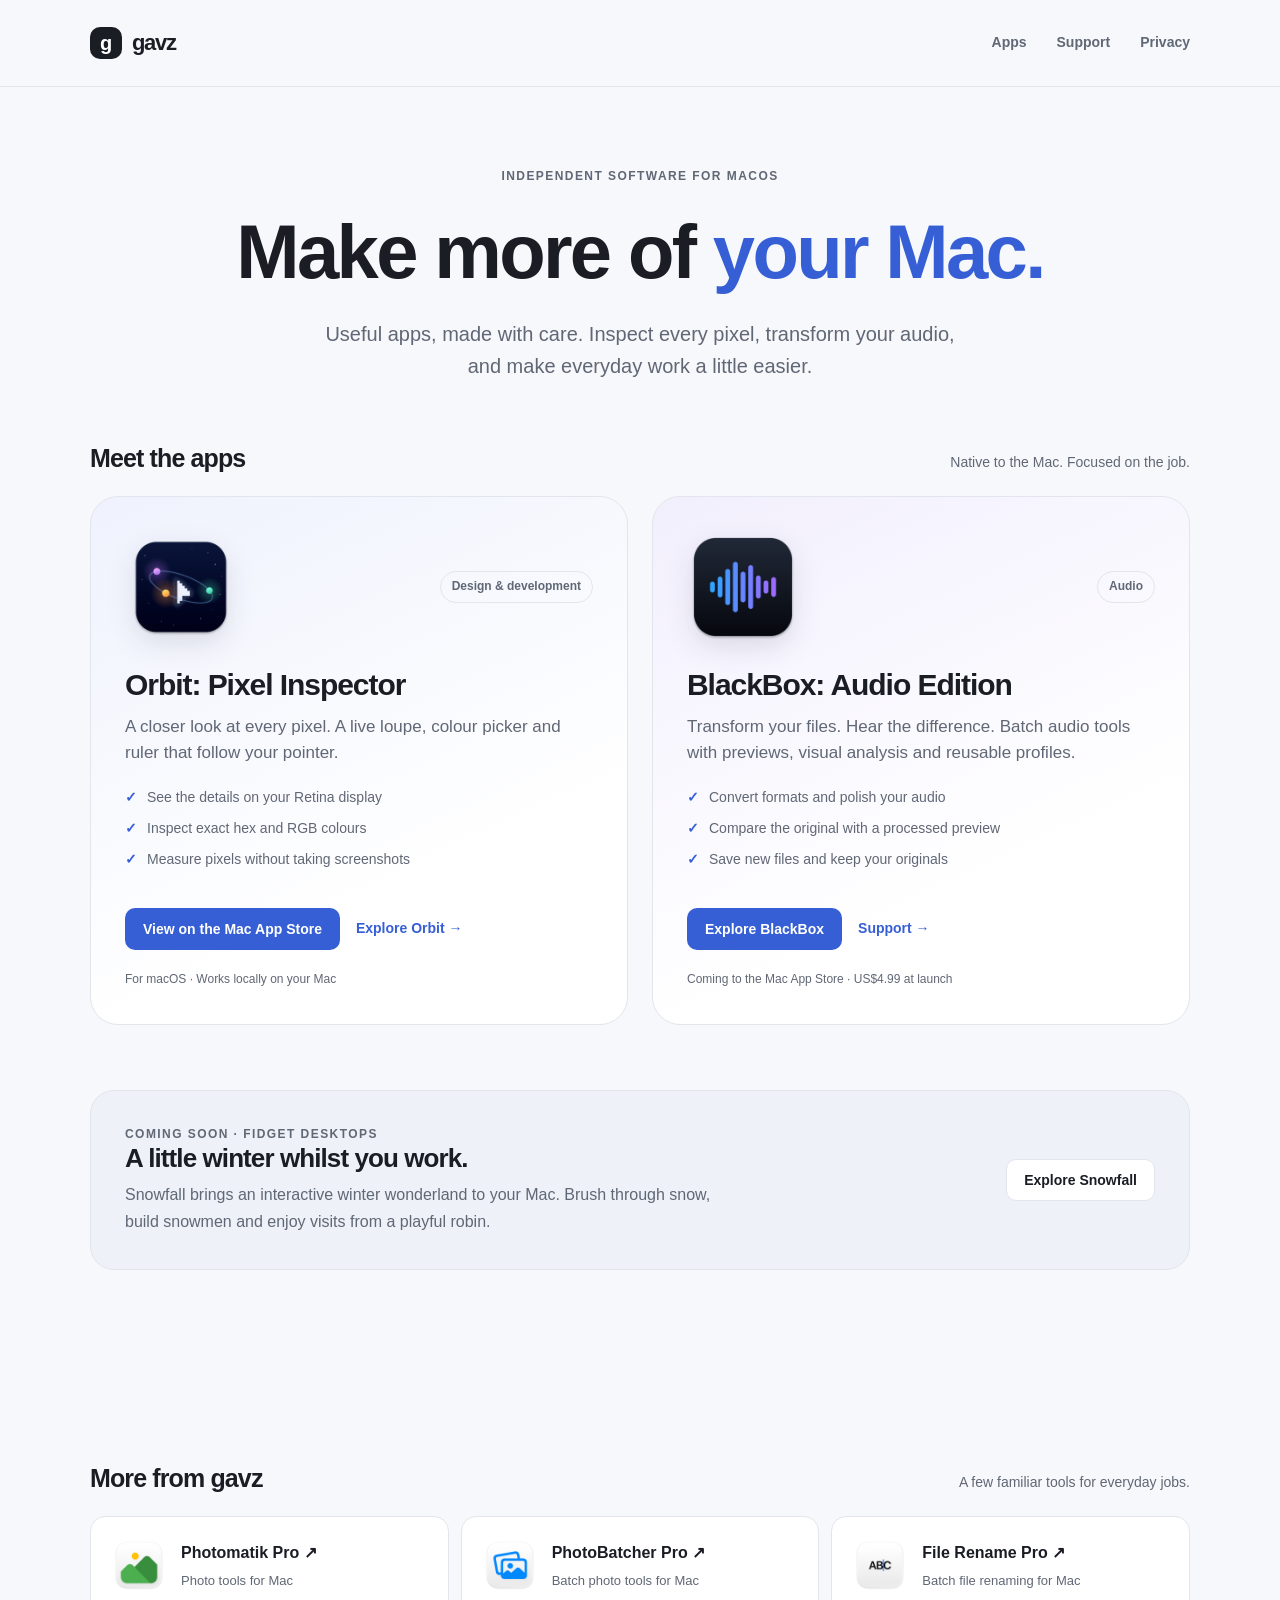
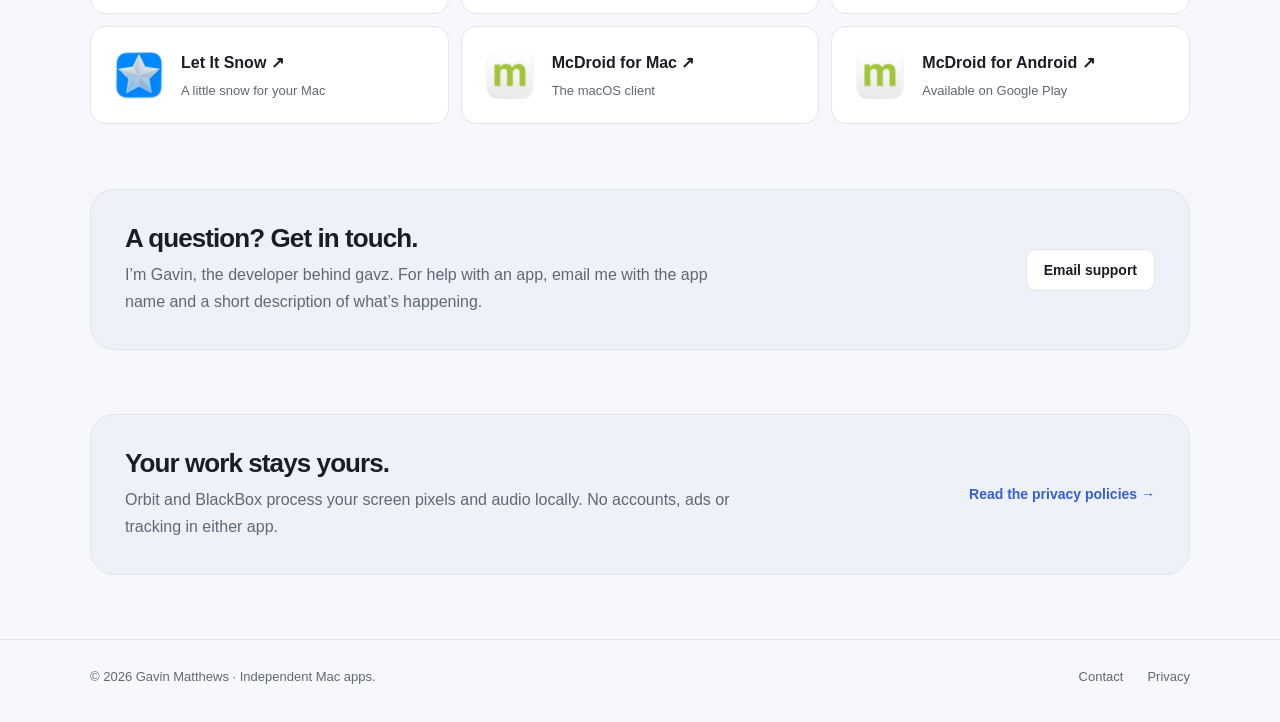
<file: index.html>
<!DOCTYPE html>
<html lang="en-GB">
<head>
  <meta charset="UTF-8">
  <meta name="viewport" content="width=device-width, initial-scale=1">
  <meta name="color-scheme" content="light dark">
  <title>gavz — Independent Mac apps</title>
  <meta name="description" content="Native Mac apps by Gavin Matthews. Discover Orbit: Pixel Inspector and BlackBox: Audio Edition.">
  <link rel="canonical" href="https://gavz.app/">
  <meta property="og:title" content="gavz — Independent Mac apps">
  <meta property="og:description" content="Native Mac apps by Gavin Matthews. Discover Orbit: Pixel Inspector and BlackBox: Audio Edition.">
  <meta property="og:type" content="website">
  <meta property="og:url" content="https://gavz.app/">
  <link rel="icon" type="image/svg+xml" href="/assets/favicon.svg">
  <link rel="stylesheet" href="/assets/site.css">
</head>
<body>
  <a class="skip-link" href="#main">Skip to content</a>
  <header class="site-header">
    <div class="wrap header-inner">
      <a class="brand" href="/" aria-label="gavz apps home"><span class="brand-mark" aria-hidden="true">g</span>gavz</a>
      <nav aria-label="Main navigation"><a href="/#apps">Apps</a><a href="/#support">Support</a><a href="/privacy/">Privacy</a></nav>
    </div>
  </header>
  <main id="main" class="wrap">
    <section class="hero" aria-labelledby="welcome-title">
      <p class="eyebrow">Independent software for macOS</p>
      <h1 id="welcome-title">Make more of <span class="accent">your Mac.</span></h1>
      <p class="intro">Useful apps, made with care. Inspect every pixel, transform your audio, and make everyday work a little easier.</p>
    </section>
    <section id="apps" aria-labelledby="apps-title">
      <div class="section-heading"><h2 id="apps-title">Meet the apps</h2><p>Native to the Mac. Focused on the job.</p></div>
      <div class="apps-grid">
        <article class="app-card orbit">
          <div class="app-card-top"><img class="app-icon" src="/assets/orbit.png" width="112" height="112" alt="Orbit app icon"><span class="category">Design &amp; development</span></div>
          <h2>Orbit: Pixel Inspector</h2>
          <p class="description">A closer look at every pixel. A live loupe, colour picker and ruler that follow your pointer.</p>
          <ul class="feature-list"><li>See the details on your Retina display</li><li>Inspect exact hex and RGB colours</li><li>Measure pixels without taking screenshots</li></ul>
          <div class="card-actions"><a class="button" href="https://apps.apple.com/app/id6815728932">View on the Mac App Store</a><a class="text-link" href="/orbit/">Explore Orbit →</a></div>
          <p class="availability">For macOS · Works locally on your Mac</p>
        </article>
        <article class="app-card audio">
          <div class="app-card-top"><img class="app-icon" src="/assets/blackbox-audio.png" width="112" height="112" alt="BlackBox: Audio Edition app icon"><span class="category">Audio</span></div>
          <h2>BlackBox: Audio Edition</h2>
          <p class="description">Transform your files. Hear the difference. Batch audio tools with previews, visual analysis and reusable profiles.</p>
          <ul class="feature-list"><li>Convert formats and polish your audio</li><li>Compare the original with a processed preview</li><li>Save new files and keep your originals</li></ul>
          <div class="card-actions"><a class="button" href="/blackbox-audio/">Explore BlackBox</a><a class="text-link" href="/blackbox-audio/support/">Support →</a></div>
          <p class="availability">Coming to the Mac App Store · US$4.99 at launch</p>
        </article>
      </div>
    </section>
    <section class="section" aria-labelledby="fidget-title">
      <div class="support-strip"><div><p class="eyebrow">Coming soon · Fidget Desktops</p><h2 id="fidget-title">A little winter whilst you work.</h2><p>Snowfall brings an interactive winter wonderland to your Mac. Brush through snow, build snowmen and enjoy visits from a playful robin.</p></div><a class="button secondary" href="/fidget-desktops/snowfall/">Explore Snowfall</a></div>
    </section>
    <section class="section" aria-labelledby="more-apps-title">
      <div class="section-heading"><h2 id="more-apps-title">More from gavz</h2><p>A few familiar tools for everyday jobs.</p></div>
      <div class="legacy-grid">
        <a class="legacy-app" href="https://apps.apple.com/app/id6451209145"><img class="legacy-icon" src="/assets/photomatik.png" width="56" height="56" alt="" decoding="async"><span class="legacy-text"><strong>Photomatik Pro ↗</strong><span>Photo tools for Mac</span></span></a>
        <a class="legacy-app" href="https://apps.apple.com/app/id451406712"><img class="legacy-icon" src="/assets/photobatcher.png" width="56" height="56" alt="" decoding="async"><span class="legacy-text"><strong>PhotoBatcher Pro ↗</strong><span>Batch photo tools for Mac</span></span></a>
        <a class="legacy-app" href="https://apps.apple.com/app/id473527788"><img class="legacy-icon" src="/assets/file-rename.png" width="56" height="56" alt="" decoding="async"><span class="legacy-text"><strong>File Rename Pro ↗</strong><span>Batch file renaming for Mac</span></span></a>
        <a class="legacy-app" href="https://apps.apple.com/app/id483124549"><img class="legacy-icon" src="/assets/let-it-snow.png" width="56" height="56" alt="" decoding="async"><span class="legacy-text"><strong>Let It Snow ↗</strong><span>A little snow for your Mac</span></span></a>
        <a class="legacy-app" href="https://apps.apple.com/app/id1488201769"><img class="legacy-icon" src="/assets/mcdroid.png" width="56" height="56" alt="" decoding="async"><span class="legacy-text"><strong>McDroid for Mac ↗</strong><span>The macOS client</span></span></a>
        <a class="legacy-app" href="https://play.google.com/store/apps/details?id=app.ilia.mcdroid.pro"><img class="legacy-icon" src="/assets/mcdroid.png" width="56" height="56" alt="" decoding="async"><span class="legacy-text"><strong>McDroid for Android ↗</strong><span>Available on Google Play</span></span></a>
      </div>
    </section>
    <section id="support" class="support-strip" aria-labelledby="support-title">
      <div><h2 id="support-title">A question? Get in touch.</h2><p>I’m Gavin, the developer behind gavz. For help with an app, email me with the app name and a short description of what’s happening.</p></div>
      <a class="button secondary" href="mailto:support@gavz.app">Email support</a>
    </section>
    <section id="privacy" class="support-strip" aria-labelledby="privacy-title"><div><h2 id="privacy-title">Your work stays yours.</h2><p>Orbit and BlackBox process your screen pixels and audio locally. No accounts, ads or tracking in either app.</p></div><a class="text-link" href="/privacy/">Read the privacy policies →</a></section>
  </main>
  <footer class="site-footer">
    <div class="wrap footer-inner"><span>© 2026 Gavin Matthews · Independent Mac apps.</span><div class="footer-links"><a href="mailto:support@gavz.app">Contact</a><a href="/privacy/">Privacy</a></div></div>
  </footer>
</body>
</html>
</file>
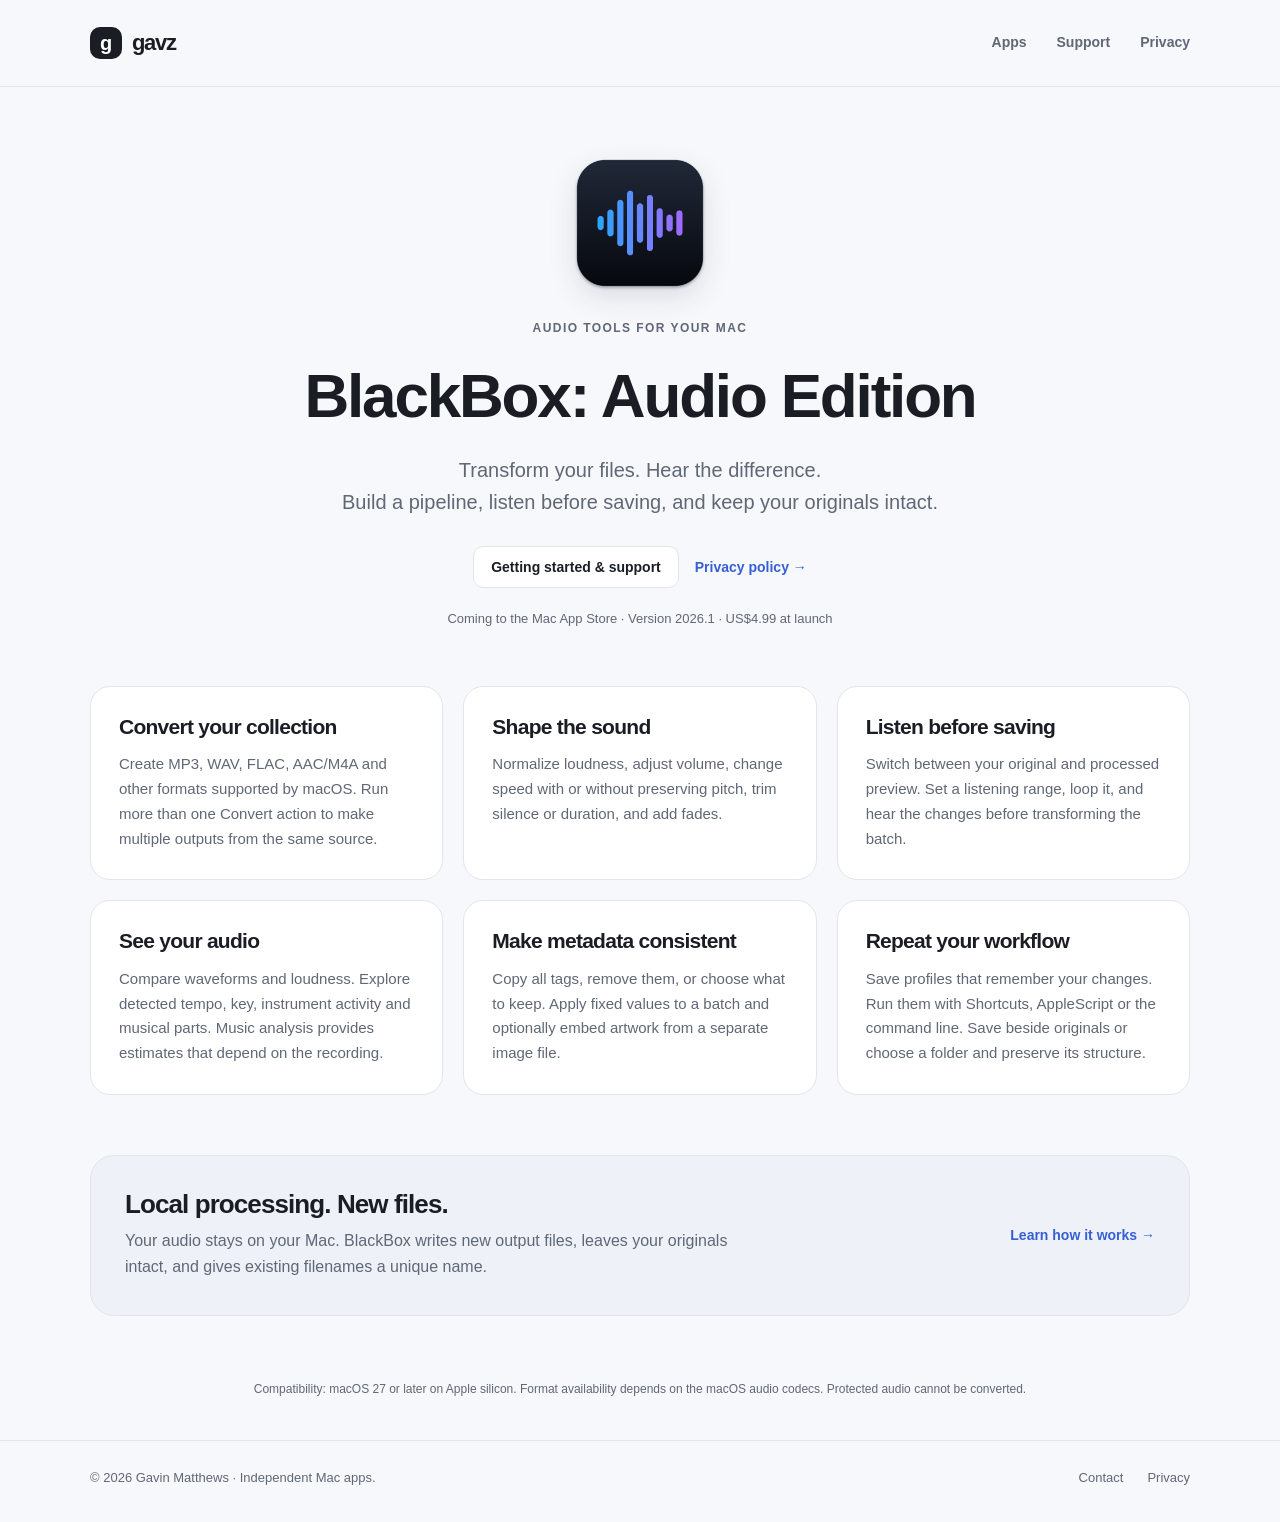
<file: blackbox-audio/index.html>
<!DOCTYPE html>
<html lang="en-GB">
<head>
  <meta charset="UTF-8">
  <meta name="viewport" content="width=device-width, initial-scale=1">
  <meta name="color-scheme" content="light dark">
  <title>BlackBox: Audio Edition — gavz</title>
  <meta name="description" content="Convert, polish and compare your audio. Batch audio transformation, original and processed preview, metadata editing and visual analysis for Mac.">
  <link rel="canonical" href="https://gavz.app/blackbox-audio/">
  <meta property="og:title" content="BlackBox: Audio Edition — gavz">
  <meta property="og:description" content="Convert, polish and compare your audio. Batch audio transformation, original and processed preview, metadata editing and visual analysis for Mac.">
  <meta property="og:type" content="website">
  <meta property="og:url" content="https://gavz.app/blackbox-audio/">
  <link rel="icon" type="image/svg+xml" href="/assets/favicon.svg">
  <link rel="stylesheet" href="/assets/site.css">
</head>
<body>
  <a class="skip-link" href="#main">Skip to content</a>
  <header class="site-header">
    <div class="wrap header-inner">
      <a class="brand" href="/" aria-label="gavz apps home"><span class="brand-mark" aria-hidden="true">g</span>gavz</a>
      <nav aria-label="Main navigation"><a href="/#apps">Apps</a><a href="/#support">Support</a><a href="/privacy/">Privacy</a></nav>
    </div>
  </header>
  <main id="main" class="wrap">
    <section class="hero product-hero">
      <img class="app-icon" src="/assets/blackbox-audio.png" width="144" height="144" alt="BlackBox: Audio Edition app icon">
      <p class="eyebrow">Audio tools for your Mac</p>
      <h1>BlackBox: Audio Edition</h1>
      <p class="intro">Transform your files. Hear the difference.<br>Build a pipeline, listen before saving, and keep your originals intact.</p>
      <div class="card-actions"><a class="button secondary" href="/blackbox-audio/support/">Getting started &amp; support</a><a class="text-link" href="/blackbox-audio/privacy/">Privacy policy →</a></div>
      <p class="availability">Coming to the Mac App Store · Version 2026.1 · US$4.99 at launch</p>
    </section>
    <div class="features-grid">
      <section class="feature"><h2>Convert your collection</h2><p>Create MP3, WAV, FLAC, AAC/M4A and other formats supported by macOS. Run more than one Convert action to make multiple outputs from the same source.</p></section>
      <section class="feature"><h2>Shape the sound</h2><p>Normalize loudness, adjust volume, change speed with or without preserving pitch, trim silence or duration, and add fades.</p></section>
      <section class="feature"><h2>Listen before saving</h2><p>Switch between your original and processed preview. Set a listening range, loop it, and hear the changes before transforming the batch.</p></section>
      <section class="feature"><h2>See your audio</h2><p>Compare waveforms and loudness. Explore detected tempo, key, instrument activity and musical parts. Music analysis provides estimates that depend on the recording.</p></section>
      <section class="feature"><h2>Make metadata consistent</h2><p>Copy all tags, remove them, or choose what to keep. Apply fixed values to a batch and optionally embed artwork from a separate image file.</p></section>
      <section class="feature"><h2>Repeat your workflow</h2><p>Save profiles that remember your changes. Run them with Shortcuts, AppleScript or the command line. Save beside originals or choose a folder and preserve its structure.</p></section>
    </div>
    <section class="support-strip"><div><h2>Local processing. New files.</h2><p>Your audio stays on your Mac. BlackBox writes new output files, leaves your originals intact, and gives existing filenames a unique name.</p></div><a class="text-link" href="/blackbox-audio/support/">Learn how it works →</a></section>
    <p class="availability" style="margin:0 0 40px;text-align:center">Compatibility: macOS 27 or later on Apple silicon. Format availability depends on the macOS audio codecs. Protected audio cannot be converted.</p>
  </main>
  <footer class="site-footer">
    <div class="wrap footer-inner"><span>© 2026 Gavin Matthews · Independent Mac apps.</span><div class="footer-links"><a href="mailto:support@gavz.app">Contact</a><a href="/privacy/">Privacy</a></div></div>
  </footer>
</body>
</html>
</file>
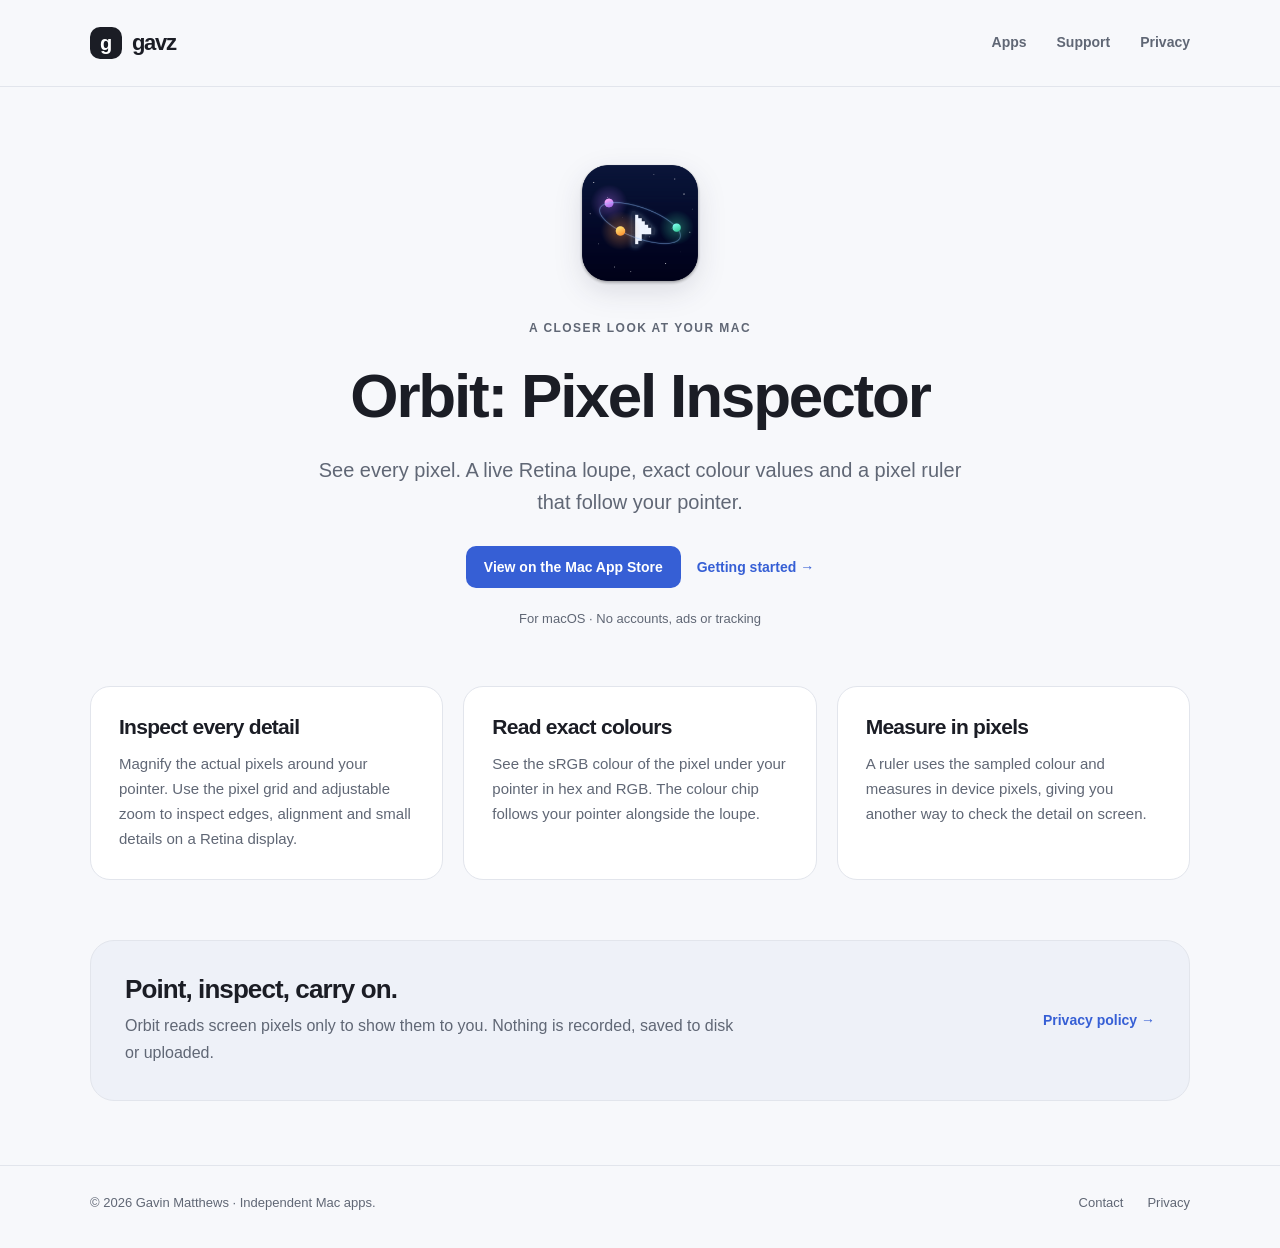
<file: orbit/index.html>
<!DOCTYPE html>
<html lang="en-GB">
<head>
  <meta charset="UTF-8">
  <meta name="viewport" content="width=device-width, initial-scale=1">
  <meta name="color-scheme" content="light dark">
  <title>Orbit: Pixel Inspector — gavz</title>
  <meta name="description" content="A live Retina loupe, colour picker and pixel ruler for macOS. Orbit follows your pointer so you can inspect the details.">
  <link rel="canonical" href="https://gavz.app/orbit/">
  <meta property="og:title" content="Orbit: Pixel Inspector — gavz">
  <meta property="og:description" content="A live Retina loupe, colour picker and pixel ruler for macOS. Orbit follows your pointer so you can inspect the details.">
  <meta property="og:type" content="website">
  <meta property="og:url" content="https://gavz.app/orbit/">
  <link rel="icon" type="image/svg+xml" href="/assets/favicon.svg">
  <link rel="stylesheet" href="/assets/site.css">
</head>
<body>
  <a class="skip-link" href="#main">Skip to content</a>
  <header class="site-header">
    <div class="wrap header-inner">
      <a class="brand" href="/" aria-label="gavz apps home"><span class="brand-mark" aria-hidden="true">g</span>gavz</a>
      <nav aria-label="Main navigation"><a href="/#apps">Apps</a><a href="/#support">Support</a><a href="/privacy/">Privacy</a></nav>
    </div>
  </header>
  <main id="main" class="wrap">
    <section class="hero product-hero"><img class="app-icon" src="/assets/orbit.png" width="144" height="144" alt="Orbit app icon"><p class="eyebrow">A closer look at your Mac</p><h1>Orbit: Pixel Inspector</h1><p class="intro">See every pixel. A live Retina loupe, exact colour values and a pixel ruler that follow your pointer.</p><div class="card-actions"><a class="button" href="https://apps.apple.com/app/id6815728932">View on the Mac App Store</a><a class="text-link" href="/orbit/support/">Getting started →</a></div><p class="availability">For macOS · No accounts, ads or tracking</p></section>
    <div class="features-grid"><section class="feature"><h2>Inspect every detail</h2><p>Magnify the actual pixels around your pointer. Use the pixel grid and adjustable zoom to inspect edges, alignment and small details on a Retina display.</p></section><section class="feature"><h2>Read exact colours</h2><p>See the sRGB colour of the pixel under your pointer in hex and RGB. The colour chip follows your pointer alongside the loupe.</p></section><section class="feature"><h2>Measure in pixels</h2><p>A ruler uses the sampled colour and measures in device pixels, giving you another way to check the detail on screen.</p></section></div>
    <section class="support-strip"><div><h2>Point, inspect, carry on.</h2><p>Orbit reads screen pixels only to show them to you. Nothing is recorded, saved to disk or uploaded.</p></div><a class="text-link" href="/orbit/privacy.html">Privacy policy →</a></section>
  </main>
  <footer class="site-footer">
    <div class="wrap footer-inner"><span>© 2026 Gavin Matthews · Independent Mac apps.</span><div class="footer-links"><a href="mailto:support@gavz.app">Contact</a><a href="/privacy/">Privacy</a></div></div>
  </footer>
</body>
</html>
</file>
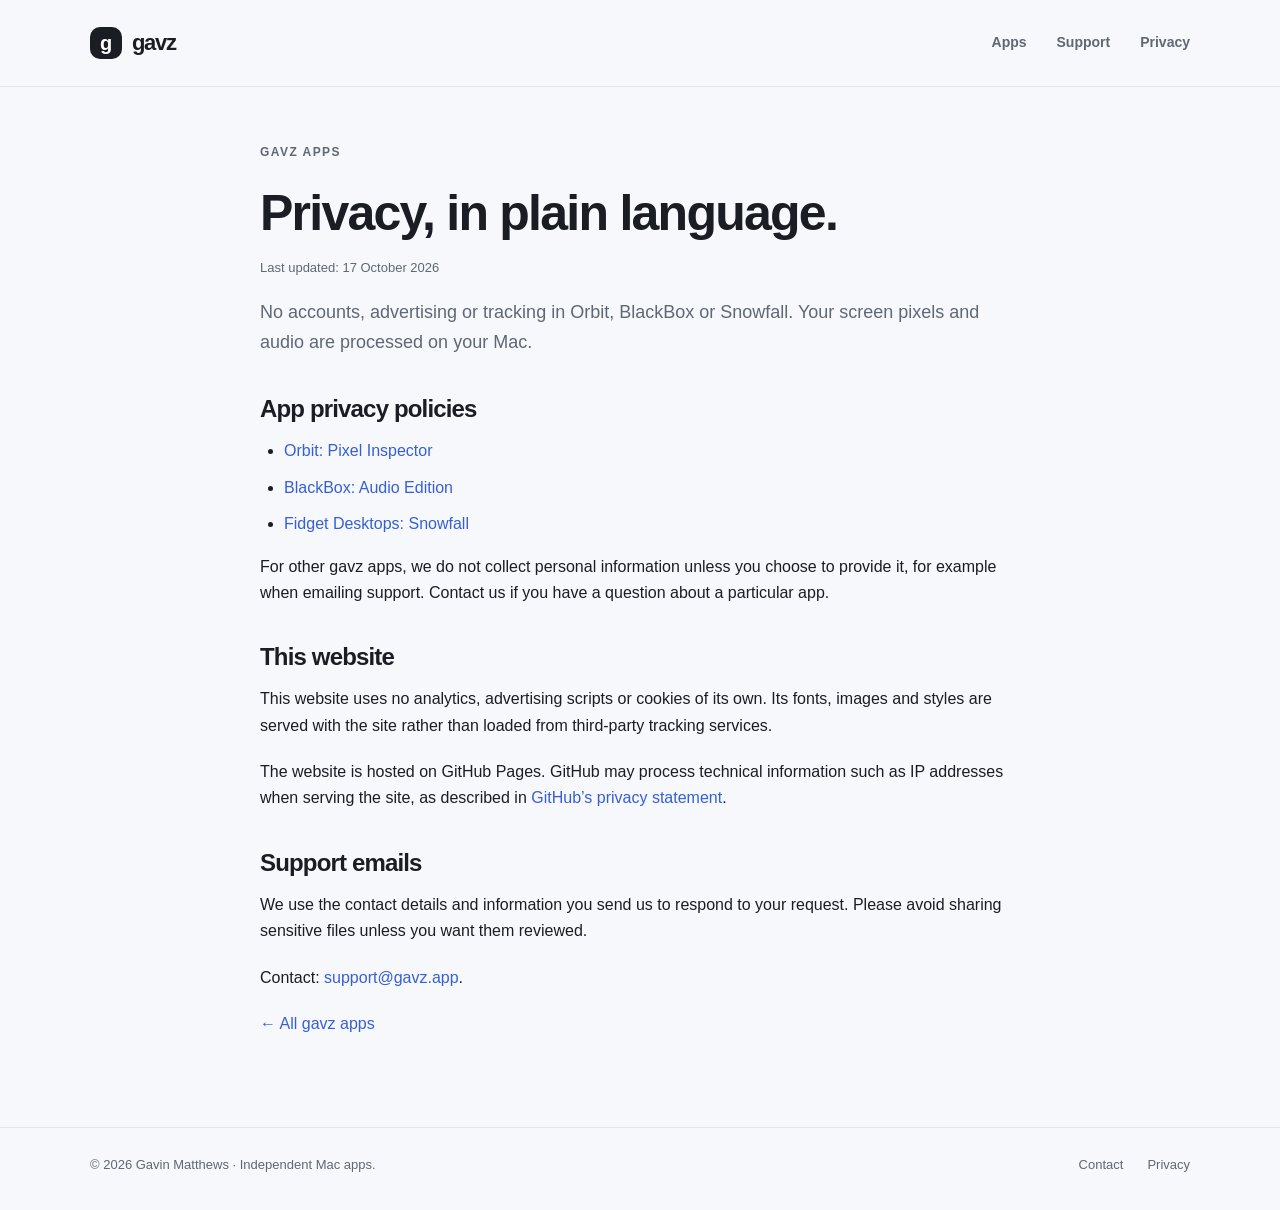
<file: privacy/index.html>
<!DOCTYPE html>
<html lang="en-GB">
<head>
  <meta charset="UTF-8">
  <meta name="viewport" content="width=device-width, initial-scale=1">
  <meta name="color-scheme" content="light dark">
  <title>Privacy — gavz</title>
  <meta name="description" content="Privacy information for gavz apps and this website. Product privacy policies for Orbit, BlackBox: Audio Edition and Fidget Desktops: Snowfall.">
  <link rel="canonical" href="https://gavz.app/privacy/">
  <meta property="og:title" content="Privacy — gavz">
  <meta property="og:description" content="Privacy information for gavz apps and this website. Product privacy policies for Orbit, BlackBox: Audio Edition and Fidget Desktops: Snowfall.">
  <meta property="og:type" content="website">
  <meta property="og:url" content="https://gavz.app/privacy/">
  <link rel="icon" type="image/svg+xml" href="/assets/favicon.svg">
  <link rel="stylesheet" href="/assets/site.css">
</head>
<body>
  <a class="skip-link" href="#main">Skip to content</a>
  <header class="site-header">
    <div class="wrap header-inner">
      <a class="brand" href="/" aria-label="gavz apps home"><span class="brand-mark" aria-hidden="true">g</span>gavz</a>
      <nav aria-label="Main navigation"><a href="/#apps">Apps</a><a href="/#support">Support</a><a href="/privacy/">Privacy</a></nav>
    </div>
  </header>
  <main id="main" class="wrap prose">
    <header class="page-heading"><p class="eyebrow">gavz apps</p><h1>Privacy, in plain language.</h1><p class="updated">Last updated: 17 October 2026</p><p class="intro">No accounts, advertising or tracking in Orbit, BlackBox or Snowfall. Your screen pixels and audio are processed on your Mac.</p></header>
    <section><h2>App privacy policies</h2><ul><li><a href="/orbit/privacy.html">Orbit: Pixel Inspector</a></li><li><a href="/blackbox-audio/privacy/">BlackBox: Audio Edition</a></li><li><a href="/fidget-desktops/snowfall/privacy/">Fidget Desktops: Snowfall</a></li></ul><p>For other gavz apps, we do not collect personal information unless you choose to provide it, for example when emailing support. Contact us if you have a question about a particular app.</p></section>
    <section><h2>This website</h2><p>This website uses no analytics, advertising scripts or cookies of its own. Its fonts, images and styles are served with the site rather than loaded from third-party tracking services.</p><p>The website is hosted on GitHub Pages. GitHub may process technical information such as IP addresses when serving the site, as described in <a href="https://docs.github.com/en/site-policy/privacy-policies/github-general-privacy-statement">GitHub’s privacy statement</a>.</p></section>
    <section><h2>Support emails</h2><p>We use the contact details and information you send us to respond to your request. Please avoid sharing sensitive files unless you want them reviewed.</p><p>Contact: <a href="mailto:support@gavz.app">support@gavz.app</a>.</p></section>
    <p><a href="/">← All gavz apps</a></p>
  </main>
  <footer class="site-footer">
    <div class="wrap footer-inner"><span>© 2026 Gavin Matthews · Independent Mac apps.</span><div class="footer-links"><a href="mailto:support@gavz.app">Contact</a><a href="/privacy/">Privacy</a></div></div>
  </footer>
</body>
</html>
</file>
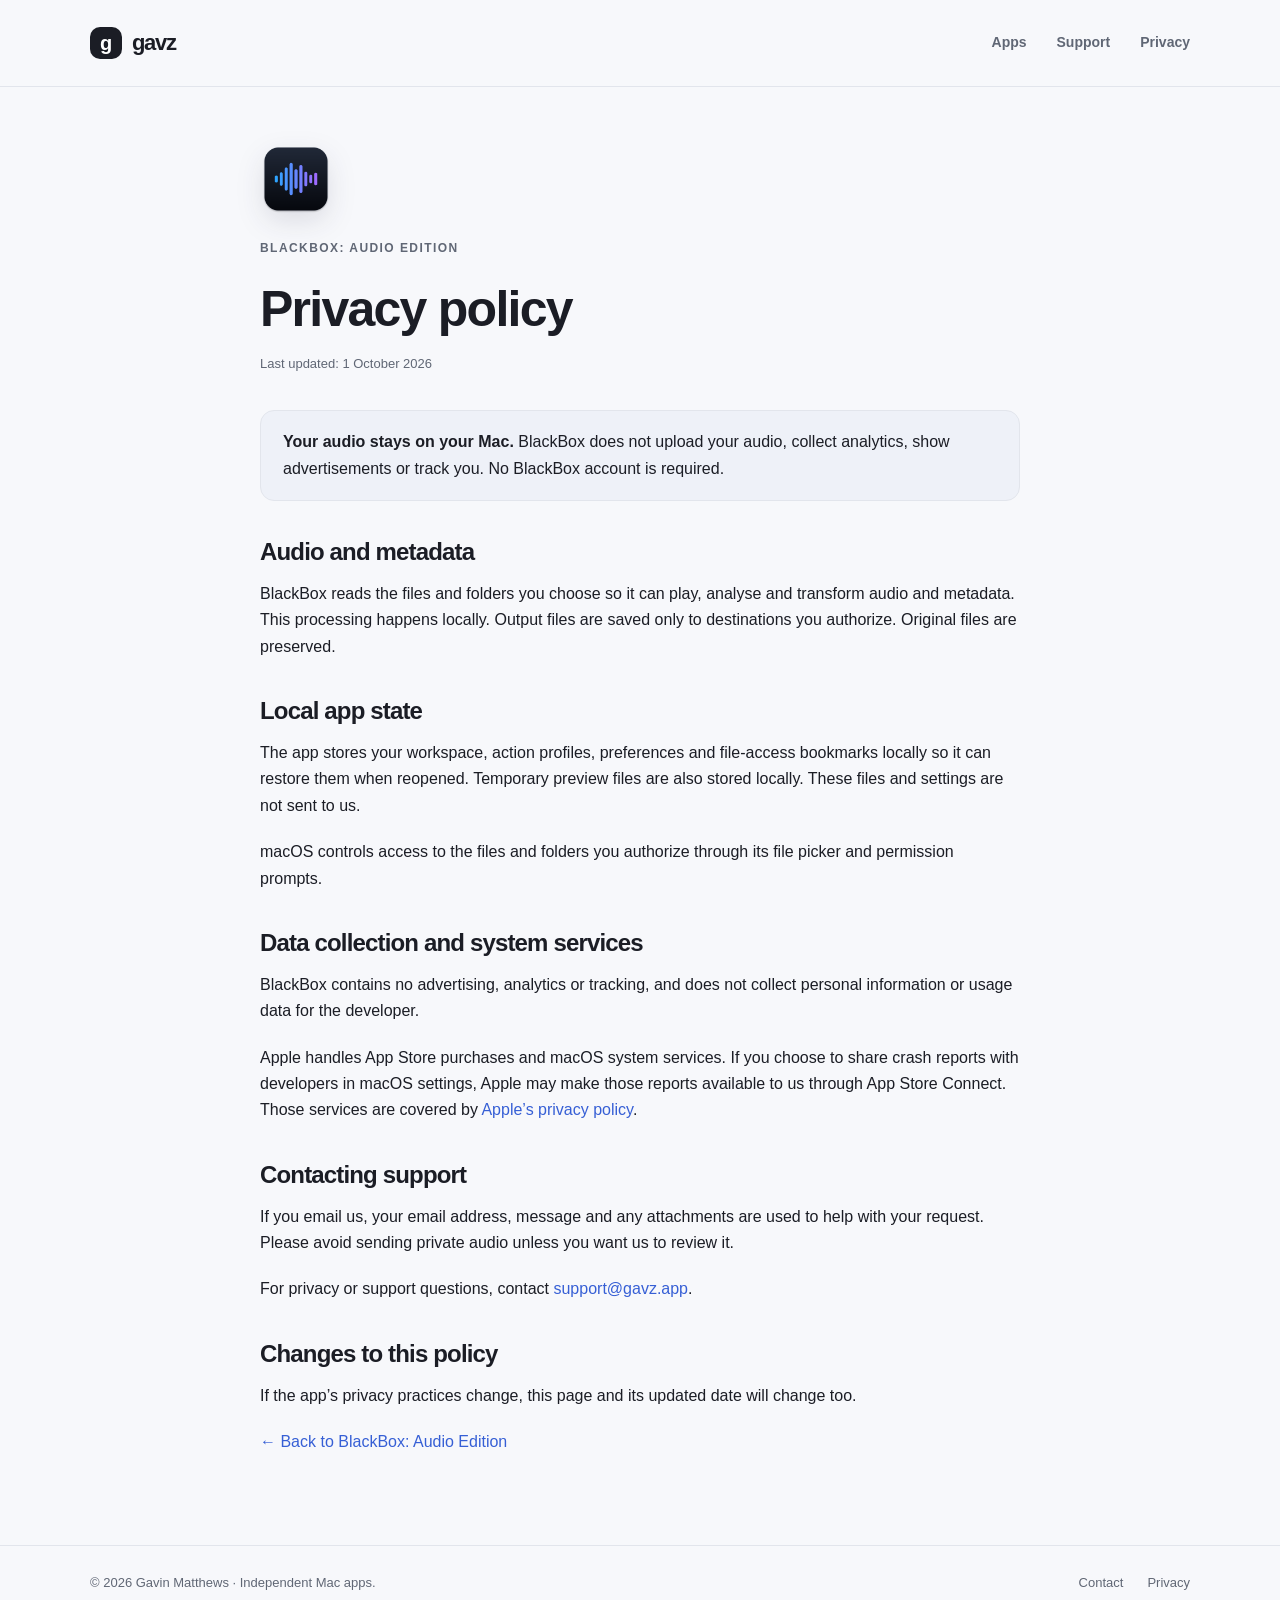
<file: blackbox-audio/privacy/index.html>
<!DOCTYPE html>
<html lang="en-GB">
<head>
  <meta charset="UTF-8">
  <meta name="viewport" content="width=device-width, initial-scale=1">
  <meta name="color-scheme" content="light dark">
  <title>BlackBox: Audio Edition — Privacy</title>
  <meta name="description" content="Privacy policy for BlackBox: Audio Edition. Audio and metadata are processed locally on your Mac. No tracking, advertising or audio uploads.">
  <link rel="canonical" href="https://gavz.app/blackbox-audio/privacy/">
  <meta property="og:title" content="BlackBox: Audio Edition — Privacy">
  <meta property="og:description" content="Privacy policy for BlackBox: Audio Edition. Audio and metadata are processed locally on your Mac. No tracking, advertising or audio uploads.">
  <meta property="og:type" content="website">
  <meta property="og:url" content="https://gavz.app/blackbox-audio/privacy/">
  <link rel="icon" type="image/svg+xml" href="/assets/favicon.svg">
  <link rel="stylesheet" href="/assets/site.css">
</head>
<body>
  <a class="skip-link" href="#main">Skip to content</a>
  <header class="site-header">
    <div class="wrap header-inner">
      <a class="brand" href="/" aria-label="gavz apps home"><span class="brand-mark" aria-hidden="true">g</span>gavz</a>
      <nav aria-label="Main navigation"><a href="/#apps">Apps</a><a href="/#support">Support</a><a href="/privacy/">Privacy</a></nav>
    </div>
  </header>
  <main id="main" class="wrap prose">
    <header class="page-heading"><img class="app-icon" src="/assets/blackbox-audio.png" width="72" height="72" alt="BlackBox app icon"><p class="eyebrow">BlackBox: Audio Edition</p><h1>Privacy policy</h1><p class="updated">Last updated: 1 October 2026</p></header>
    <div class="notice"><p><strong>Your audio stays on your Mac.</strong> BlackBox does not upload your audio, collect analytics, show advertisements or track you. No BlackBox account is required.</p></div>
    <section><h2>Audio and metadata</h2><p>BlackBox reads the files and folders you choose so it can play, analyse and transform audio and metadata. This processing happens locally. Output files are saved only to destinations you authorize. Original files are preserved.</p></section>
    <section><h2>Local app state</h2><p>The app stores your workspace, action profiles, preferences and file-access bookmarks locally so it can restore them when reopened. Temporary preview files are also stored locally. These files and settings are not sent to us.</p><p>macOS controls access to the files and folders you authorize through its file picker and permission prompts.</p></section>
    <section><h2>Data collection and system services</h2><p>BlackBox contains no advertising, analytics or tracking, and does not collect personal information or usage data for the developer.</p><p>Apple handles App Store purchases and macOS system services. If you choose to share crash reports with developers in macOS settings, Apple may make those reports available to us through App Store Connect. Those services are covered by <a href="https://www.apple.com/legal/privacy/">Apple’s privacy policy</a>.</p></section>
    <section><h2>Contacting support</h2><p>If you email us, your email address, message and any attachments are used to help with your request. Please avoid sending private audio unless you want us to review it.</p><p>For privacy or support questions, contact <a href="mailto:support@gavz.app">support@gavz.app</a>.</p></section>
    <section><h2>Changes to this policy</h2><p>If the app’s privacy practices change, this page and its updated date will change too.</p></section>
    <p><a href="/blackbox-audio/">← Back to BlackBox: Audio Edition</a></p>
  </main>
  <footer class="site-footer">
    <div class="wrap footer-inner"><span>© 2026 Gavin Matthews · Independent Mac apps.</span><div class="footer-links"><a href="mailto:support@gavz.app">Contact</a><a href="/privacy/">Privacy</a></div></div>
  </footer>
</body>
</html>
</file>
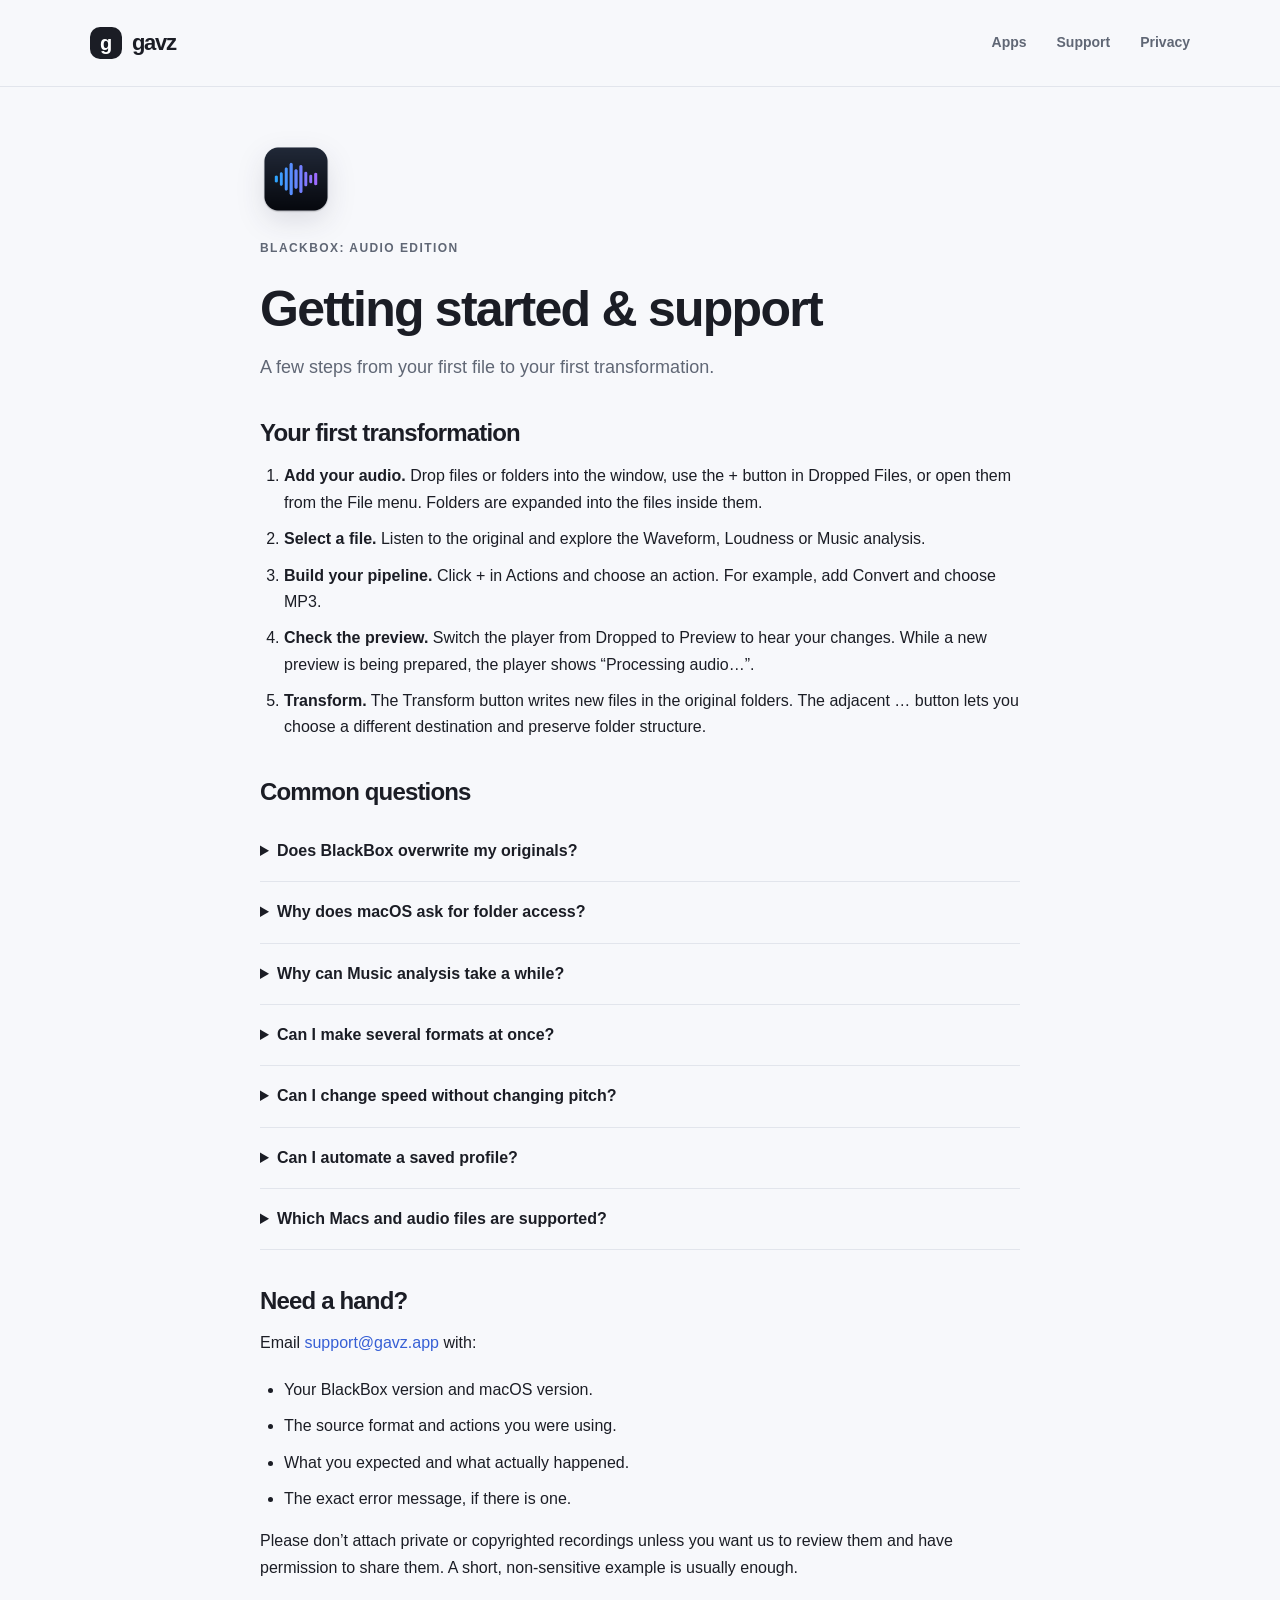
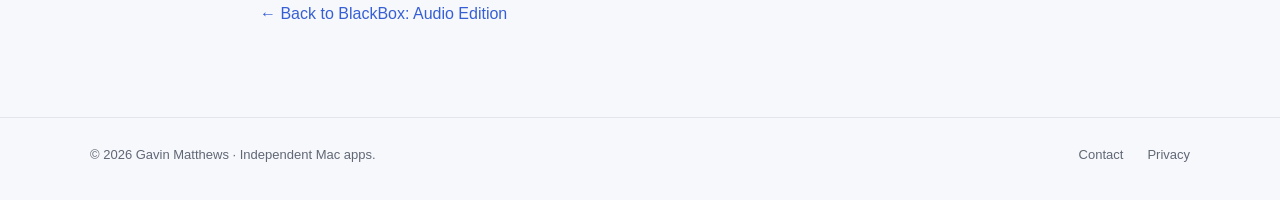
<file: blackbox-audio/support/index.html>
<!DOCTYPE html>
<html lang="en-GB">
<head>
  <meta charset="UTF-8">
  <meta name="viewport" content="width=device-width, initial-scale=1">
  <meta name="color-scheme" content="light dark">
  <title>BlackBox: Audio Edition — Support</title>
  <meta name="description" content="Getting started and support for BlackBox: Audio Edition. Import audio, create actions, preview the changes and transform files.">
  <link rel="canonical" href="https://gavz.app/blackbox-audio/support/">
  <meta property="og:title" content="BlackBox: Audio Edition — Support">
  <meta property="og:description" content="Getting started and support for BlackBox: Audio Edition. Import audio, create actions, preview the changes and transform files.">
  <meta property="og:type" content="website">
  <meta property="og:url" content="https://gavz.app/blackbox-audio/support/">
  <link rel="icon" type="image/svg+xml" href="/assets/favicon.svg">
  <link rel="stylesheet" href="/assets/site.css">
</head>
<body>
  <a class="skip-link" href="#main">Skip to content</a>
  <header class="site-header">
    <div class="wrap header-inner">
      <a class="brand" href="/" aria-label="gavz apps home"><span class="brand-mark" aria-hidden="true">g</span>gavz</a>
      <nav aria-label="Main navigation"><a href="/#apps">Apps</a><a href="/#support">Support</a><a href="/privacy/">Privacy</a></nav>
    </div>
  </header>
  <main id="main" class="wrap prose">
    <header class="page-heading"><img class="app-icon" src="/assets/blackbox-audio.png" width="72" height="72" alt="BlackBox app icon"><p class="eyebrow">BlackBox: Audio Edition</p><h1>Getting started &amp; support</h1><p class="intro">A few steps from your first file to your first transformation.</p></header>
    <section><h2>Your first transformation</h2><ol><li><strong>Add your audio.</strong> Drop files or folders into the window, use the + button in Dropped Files, or open them from the File menu. Folders are expanded into the files inside them.</li><li><strong>Select a file.</strong> Listen to the original and explore the Waveform, Loudness or Music analysis.</li><li><strong>Build your pipeline.</strong> Click + in Actions and choose an action. For example, add Convert and choose MP3.</li><li><strong>Check the preview.</strong> Switch the player from Dropped to Preview to hear your changes. While a new preview is being prepared, the player shows “Processing audio…”.</li><li><strong>Transform.</strong> The Transform button writes new files in the original folders. The adjacent … button lets you choose a different destination and preserve folder structure.</li></ol></section>
    <section><h2>Common questions</h2>
      <details><summary>Does BlackBox overwrite my originals?</summary><p>No. Your original files are preserved. If an output name already exists, BlackBox creates a unique filename.</p></details>
      <details><summary>Why does macOS ask for folder access?</summary><p>BlackBox uses App Sandbox. Opening an individual file does not always allow the app to create a new file beside it. Grant access to the containing folder when prompted, import the folder, or select an output folder with the … button. Your grants are remembered.</p></details>
      <details><summary>Why can Music analysis take a while?</summary><p>Waveform, loudness and music analysis involve different work. Music analysis can take longer, especially for long recordings. Tempo, key, instrument activity and musical parts are estimates, and the quality of the result depends on the audio.</p></details>
      <details><summary>Can I make several formats at once?</summary><p>Yes. Add more than one Convert action and choose a different output format for each one. Results show each generated file.</p></details>
      <details><summary>Can I change speed without changing pitch?</summary><p>Yes. Add Change Speed, choose the speed, and enable Preserve Pitch. Disable it if you want pitch to change along with speed.</p></details>
      <details><summary>Can I automate a saved profile?</summary><p>Yes, using Shortcuts, AppleScript or the command line. Unattended jobs need previously authorized source and destination folders. Use absolute paths for command-line inputs.</p></details>
      <details><summary>Which Macs and audio files are supported?</summary><p>BlackBox requires macOS 27 or later and an Apple silicon Mac. Audio format availability depends on macOS codecs. Protected audio cannot be converted.</p></details>
    </section>
    <section><h2>Need a hand?</h2><p>Email <a href="mailto:support@gavz.app?subject=BlackBox%3A%20Audio%20Edition%20support">support@gavz.app</a> with:</p><ul><li>Your BlackBox version and macOS version.</li><li>The source format and actions you were using.</li><li>What you expected and what actually happened.</li><li>The exact error message, if there is one.</li></ul><p>Please don’t attach private or copyrighted recordings unless you want us to review them and have permission to share them. A short, non-sensitive example is usually enough.</p></section>
    <p><a href="/blackbox-audio/">← Back to BlackBox: Audio Edition</a></p>
  </main>
  <footer class="site-footer">
    <div class="wrap footer-inner"><span>© 2026 Gavin Matthews · Independent Mac apps.</span><div class="footer-links"><a href="mailto:support@gavz.app">Contact</a><a href="/privacy/">Privacy</a></div></div>
  </footer>
</body>
</html>
</file>
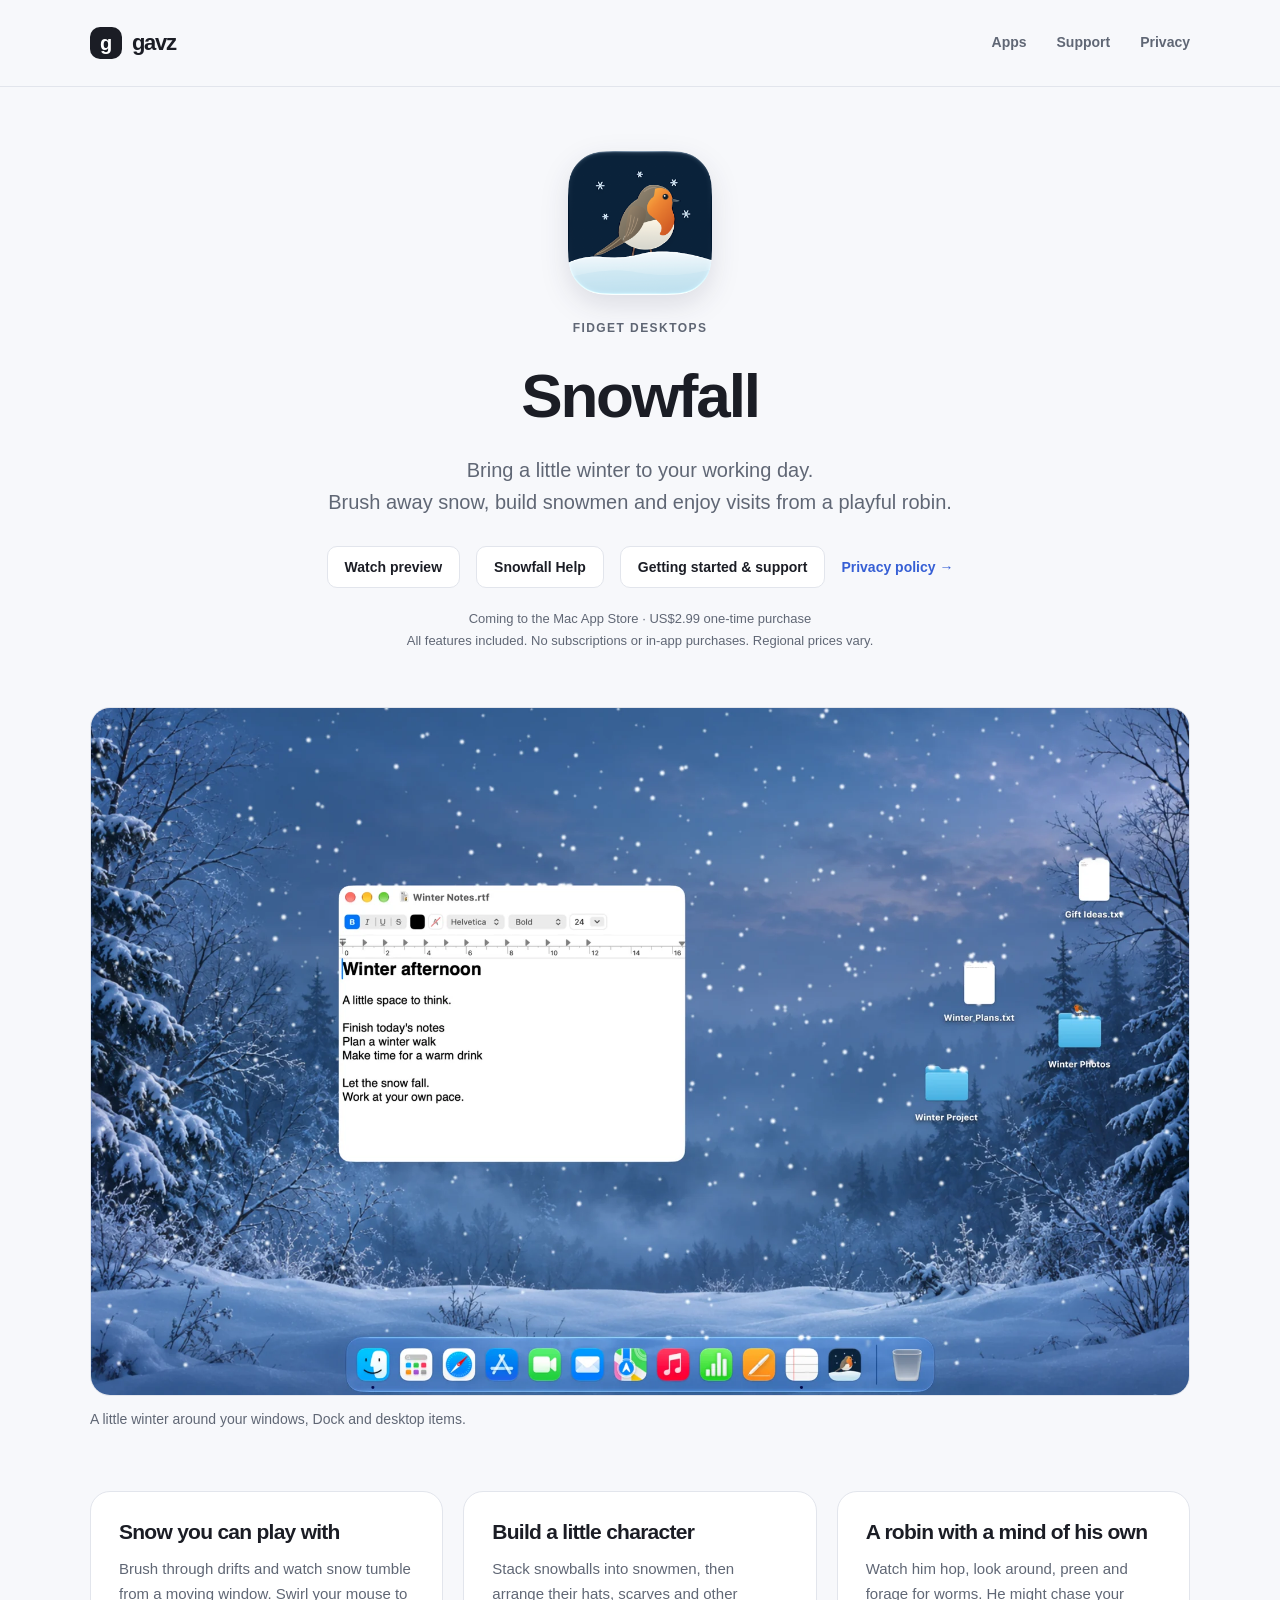
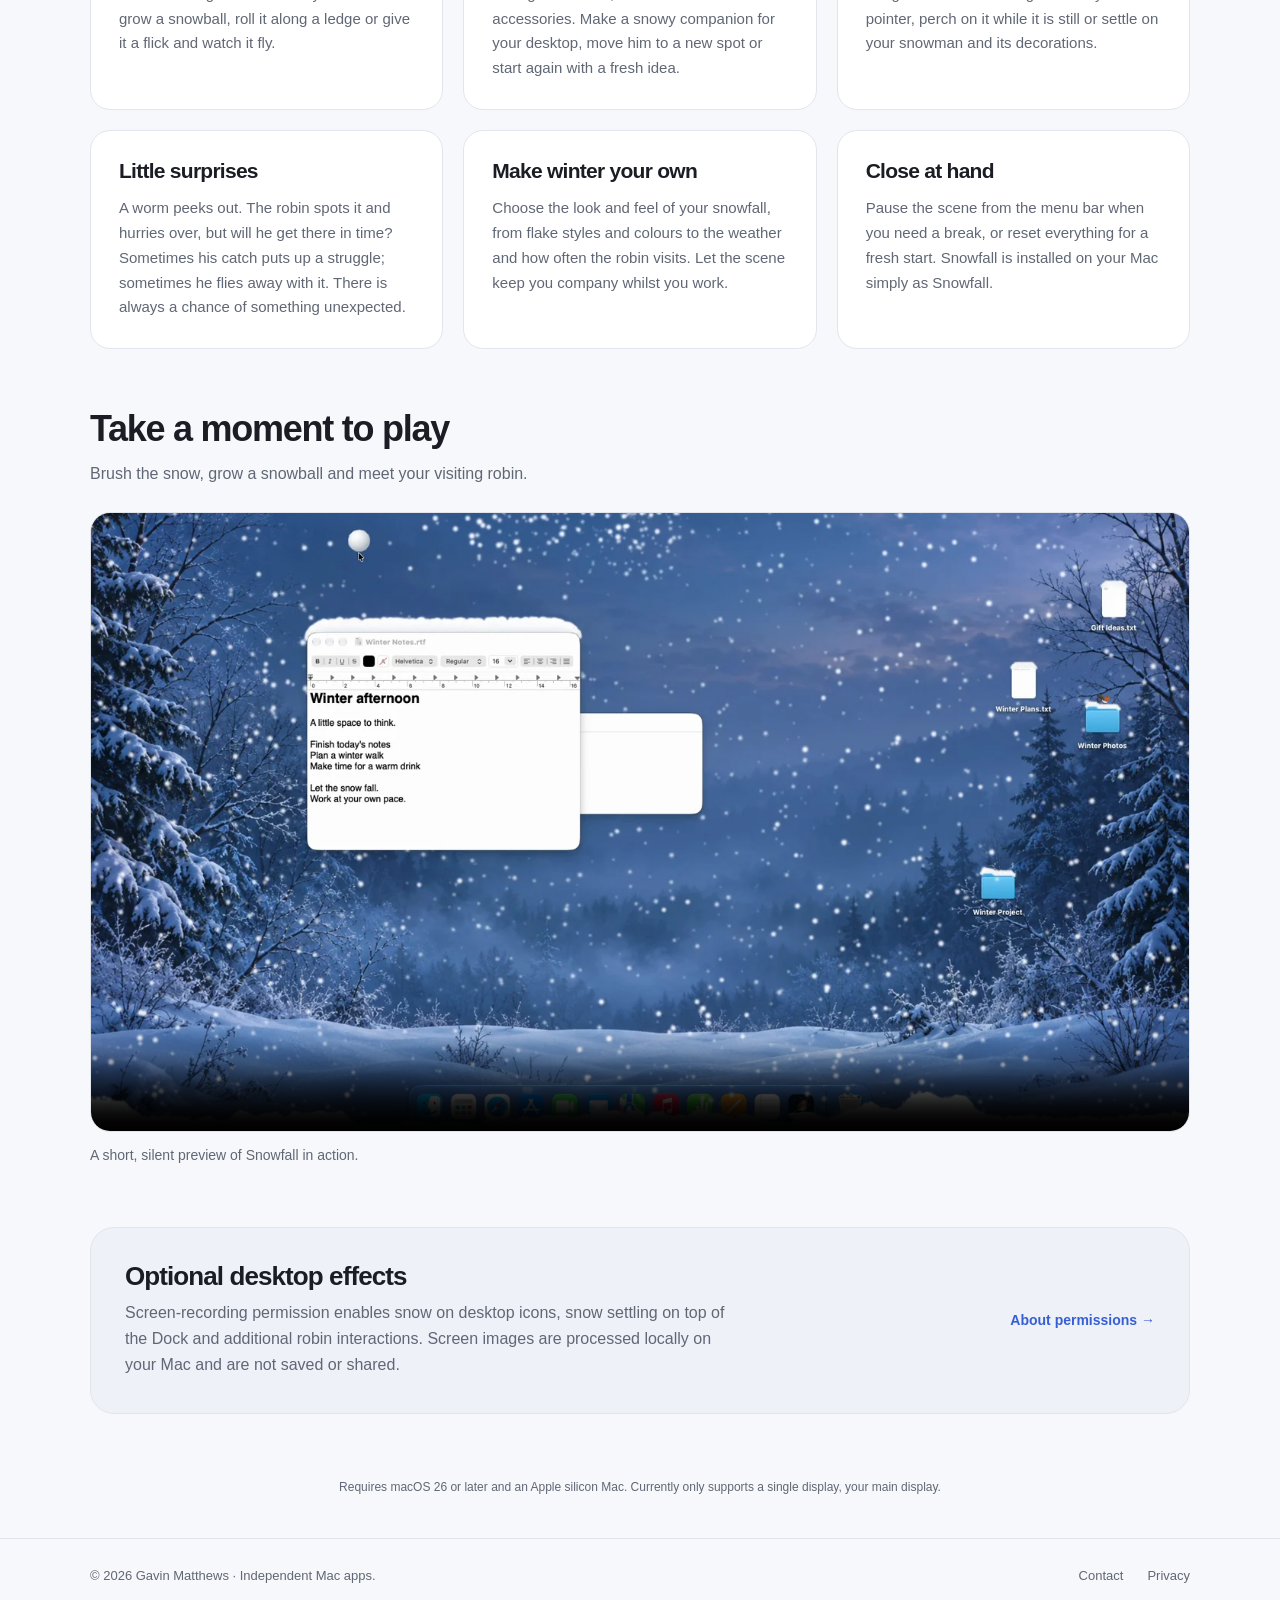
<file: fidget-desktops/snowfall/index.html>
<!DOCTYPE html>
<html lang="en-GB">
<head>
  <meta charset="UTF-8">
  <meta name="viewport" content="width=device-width, initial-scale=1">
  <meta name="color-scheme" content="light dark">
  <title>Fidget Desktops: Snowfall | gavz</title>
  <meta name="description" content="An interactive winter wonderland whilst you work. Brush desktop snow, build snowmen and enjoy visits from a playful robin.">
  <link rel="canonical" href="https://gavz.app/fidget-desktops/snowfall/">
  <meta property="og:title" content="Fidget Desktops: Snowfall | gavz">
  <meta property="og:description" content="An interactive winter wonderland whilst you work. Brush desktop snow, build snowmen and enjoy visits from a playful robin.">
  <meta property="og:type" content="website">
  <meta property="og:url" content="https://gavz.app/fidget-desktops/snowfall/">
  <link rel="icon" type="image/svg+xml" href="/assets/favicon.svg">
  <link rel="stylesheet" href="/assets/site.css">
</head>
<body>
  <a class="skip-link" href="#main">Skip to content</a>
  <header class="site-header">
    <div class="wrap header-inner">
      <a class="brand" href="/" aria-label="gavz apps home"><span class="brand-mark" aria-hidden="true">g</span>gavz</a>
      <nav aria-label="Main navigation"><a href="/#apps">Apps</a><a href="/#support">Support</a><a href="/privacy/">Privacy</a></nav>
    </div>
  </header>
  <main id="main" class="wrap">
    <section class="hero product-hero">
      <img class="app-icon" src="/assets/snowfall.png" alt="Snowfall app icon: a robin standing on snow beneath falling snowflakes" width="512" height="512">
      <p class="eyebrow">Fidget Desktops</p>
      <h1>Snowfall</h1>
      <p class="intro">Bring a little winter to your working day.<br>Brush away snow, build snowmen and enjoy visits from a playful robin.</p>
      <div class="card-actions"><a class="button secondary" href="#preview">Watch preview</a><a class="button secondary" href="/fidget-desktops/snowfall/help/">Snowfall Help</a><a class="button secondary" href="/fidget-desktops/snowfall/support/">Getting started &amp; support</a><a class="text-link" href="/fidget-desktops/snowfall/privacy/">Privacy policy →</a></div>
      <p class="availability">Coming to the Mac App Store · US$2.99 one-time purchase<br>All features included. No subscriptions or in-app purchases. Regional prices vary.</p>
    </section>
    <section class="snowfall-media" aria-label="Snowfall on a winter desktop">
      <figure>
        <img src="/assets/snowfall/snowfall-desktop-1920.webp" srcset="/assets/snowfall/snowfall-desktop-960.webp 960w, /assets/snowfall/snowfall-desktop-1920.webp 1920w" sizes="(max-width: 760px) calc(100vw - 40px), (max-width: 1160px) calc(100vw - 64px), 1100px" width="1920" height="1200" loading="lazy" decoding="async" alt="Snowfall around a Winter Notes window, the Dock and desktop folders, with a robin perched on Winter Photos.">
        <figcaption>A little winter around your windows, Dock and desktop items.</figcaption>
      </figure>
    </section>
    <div class="features-grid">
      <section class="feature"><h2>Snow you can play with</h2><p>Brush through drifts and watch snow tumble from a moving window. Swirl your mouse to grow a snowball, roll it along a ledge or give it a flick and watch it fly.</p></section>
      <section class="feature"><h2>Build a little character</h2><p>Stack snowballs into snowmen, then arrange their hats, scarves and other accessories. Make a snowy companion for your desktop, move him to a new spot or start again with a fresh idea.</p></section>
      <section class="feature"><h2>A robin with a mind of his own</h2><p>Watch him hop, look around, preen and forage for worms. He might chase your pointer, perch on it while it is still or settle on your snowman and its decorations.</p></section>
      <section class="feature"><h2>Little surprises</h2><p>A worm peeks out. The robin spots it and hurries over, but will he get there in time? Sometimes his catch puts up a struggle; sometimes he flies away with it. There is always a chance of something unexpected.</p></section>
      <section class="feature"><h2>Make winter your own</h2><p>Choose the look and feel of your snowfall, from flake styles and colours to the weather and how often the robin visits. Let the scene keep you company whilst you work.</p></section>
      <section class="feature"><h2>Close at hand</h2><p>Pause the scene from the menu bar when you need a break, or reset everything for a fresh start. Snowfall is installed on your Mac simply as Snowfall.</p></section>
    </div>
    <section id="preview" class="snowfall-media" aria-labelledby="preview-heading">
      <h2 id="preview-heading">Take a moment to play</h2>
      <p>Brush the snow, grow a snowball and meet your visiting robin.</p>
      <figure>
        <video controls playsinline preload="none" poster="/assets/snowfall/snowfall-preview-poster.webp" width="1920" height="1080" aria-label="Snowfall preview showing brushing, snowballs and a visiting robin">
          <source src="/assets/snowfall/snowfall-preview.mp4" type="video/mp4">
          <p><a href="/assets/snowfall/snowfall-preview.mp4">Watch the Snowfall preview</a>.</p>
        </video>
        <figcaption>A short, silent preview of Snowfall in action.</figcaption>
      </figure>
    </section>
    <section class="support-strip"><div><h2>Optional desktop effects</h2><p>Screen-recording permission enables snow on desktop icons, snow settling on top of the Dock and additional robin interactions. Screen images are processed locally on your Mac and are not saved or shared.</p></div><a class="text-link" href="/fidget-desktops/snowfall/support/#permissions">About permissions →</a></section>
    <p class="availability" style="margin:0 0 40px;text-align:center">Requires macOS 26 or later and an Apple silicon Mac. Currently only supports a single display, your main display.</p>
  </main>
  <footer class="site-footer">
    <div class="wrap footer-inner"><span>© 2026 Gavin Matthews · Independent Mac apps.</span><div class="footer-links"><a href="mailto:support@gavz.app">Contact</a><a href="/privacy/">Privacy</a></div></div>
  </footer>
</body>
</html>
</file>
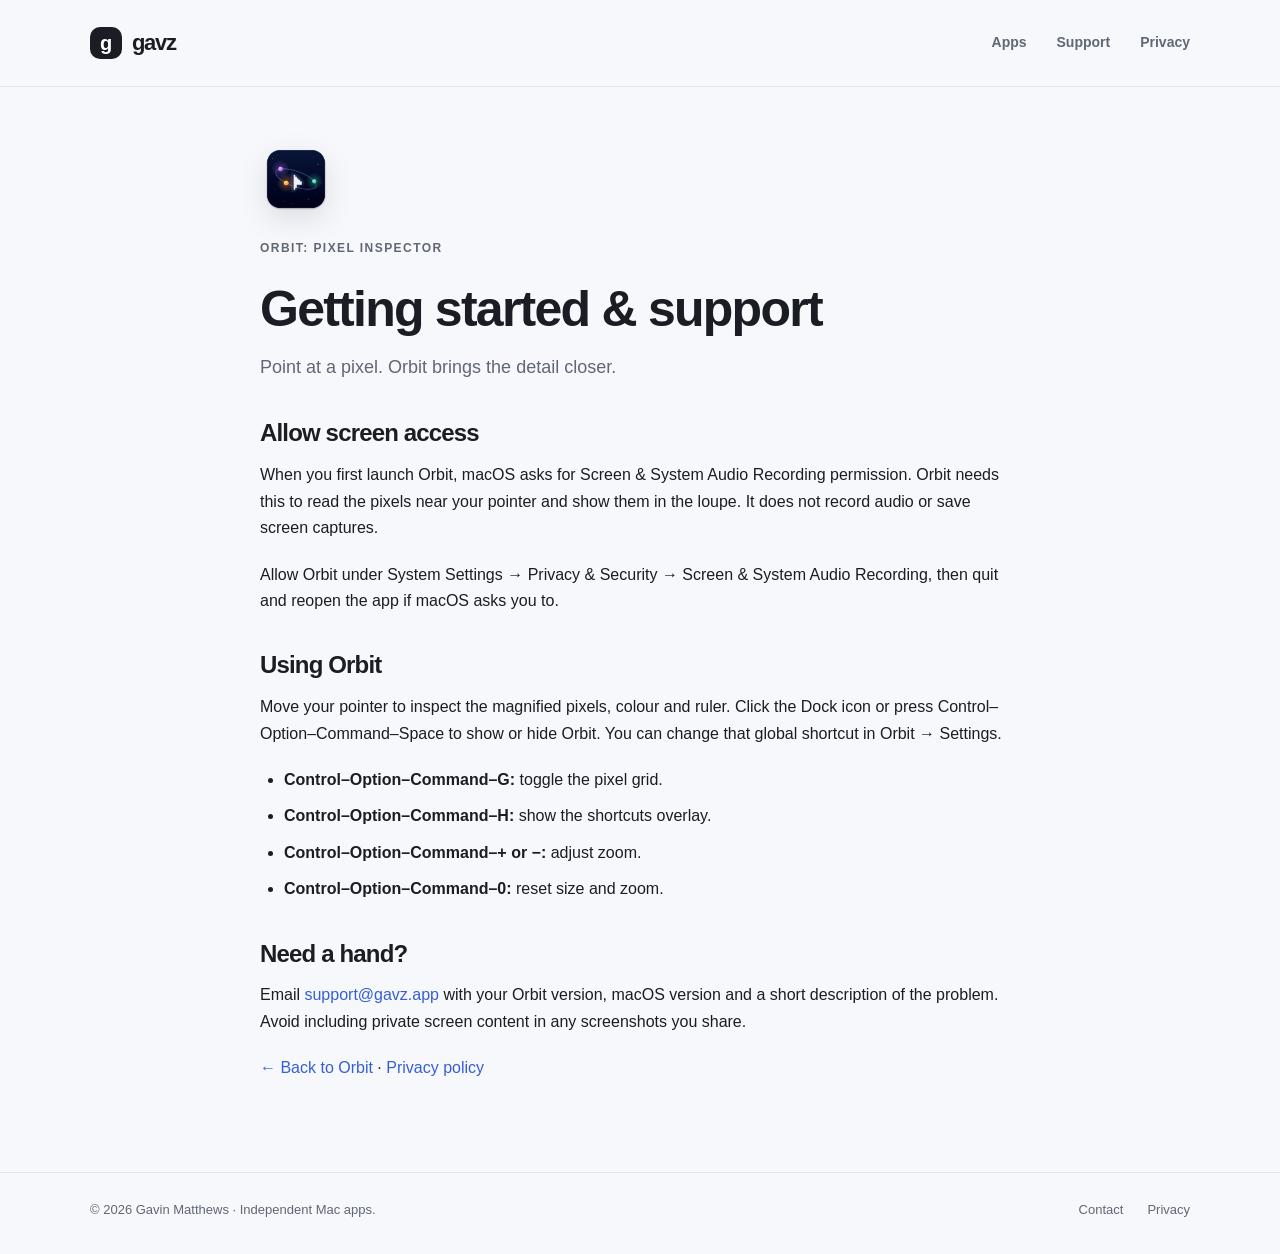
<file: orbit/support/index.html>
<!DOCTYPE html>
<html lang="en-GB">
<head>
  <meta charset="UTF-8">
  <meta name="viewport" content="width=device-width, initial-scale=1">
  <meta name="color-scheme" content="light dark">
  <title>Orbit: Pixel Inspector — Support</title>
  <meta name="description" content="Getting started and support for Orbit: Pixel Inspector. Screen permission, shortcuts and help for the Mac pixel loupe.">
  <link rel="canonical" href="https://gavz.app/orbit/support/">
  <meta property="og:title" content="Orbit: Pixel Inspector — Support">
  <meta property="og:description" content="Getting started and support for Orbit: Pixel Inspector. Screen permission, shortcuts and help for the Mac pixel loupe.">
  <meta property="og:type" content="website">
  <meta property="og:url" content="https://gavz.app/orbit/support/">
  <link rel="icon" type="image/svg+xml" href="/assets/favicon.svg">
  <link rel="stylesheet" href="/assets/site.css">
</head>
<body>
  <a class="skip-link" href="#main">Skip to content</a>
  <header class="site-header">
    <div class="wrap header-inner">
      <a class="brand" href="/" aria-label="gavz apps home"><span class="brand-mark" aria-hidden="true">g</span>gavz</a>
      <nav aria-label="Main navigation"><a href="/#apps">Apps</a><a href="/#support">Support</a><a href="/privacy/">Privacy</a></nav>
    </div>
  </header>
  <main id="main" class="wrap prose">
    <header class="page-heading"><img class="app-icon" src="/assets/orbit.png" width="72" height="72" alt="Orbit app icon"><p class="eyebrow">Orbit: Pixel Inspector</p><h1>Getting started &amp; support</h1><p class="intro">Point at a pixel. Orbit brings the detail closer.</p></header>
    <section><h2>Allow screen access</h2><p>When you first launch Orbit, macOS asks for Screen &amp; System Audio Recording permission. Orbit needs this to read the pixels near your pointer and show them in the loupe. It does not record audio or save screen captures.</p><p>Allow Orbit under System Settings → Privacy &amp; Security → Screen &amp; System Audio Recording, then quit and reopen the app if macOS asks you to.</p></section>
    <section><h2>Using Orbit</h2><p>Move your pointer to inspect the magnified pixels, colour and ruler. Click the Dock icon or press Control–Option–Command–Space to show or hide Orbit. You can change that global shortcut in Orbit → Settings.</p><ul><li><strong>Control–Option–Command–G:</strong> toggle the pixel grid.</li><li><strong>Control–Option–Command–H:</strong> show the shortcuts overlay.</li><li><strong>Control–Option–Command–+ or −:</strong> adjust zoom.</li><li><strong>Control–Option–Command–0:</strong> reset size and zoom.</li></ul></section>
    <section><h2>Need a hand?</h2><p>Email <a href="mailto:support@gavz.app?subject=Orbit%20support">support@gavz.app</a> with your Orbit version, macOS version and a short description of the problem. Avoid including private screen content in any screenshots you share.</p></section>
    <p><a href="/orbit/">← Back to Orbit</a> · <a href="/orbit/privacy.html">Privacy policy</a></p>
  </main>
  <footer class="site-footer">
    <div class="wrap footer-inner"><span>© 2026 Gavin Matthews · Independent Mac apps.</span><div class="footer-links"><a href="mailto:support@gavz.app">Contact</a><a href="/privacy/">Privacy</a></div></div>
  </footer>
</body>
</html>
</file>
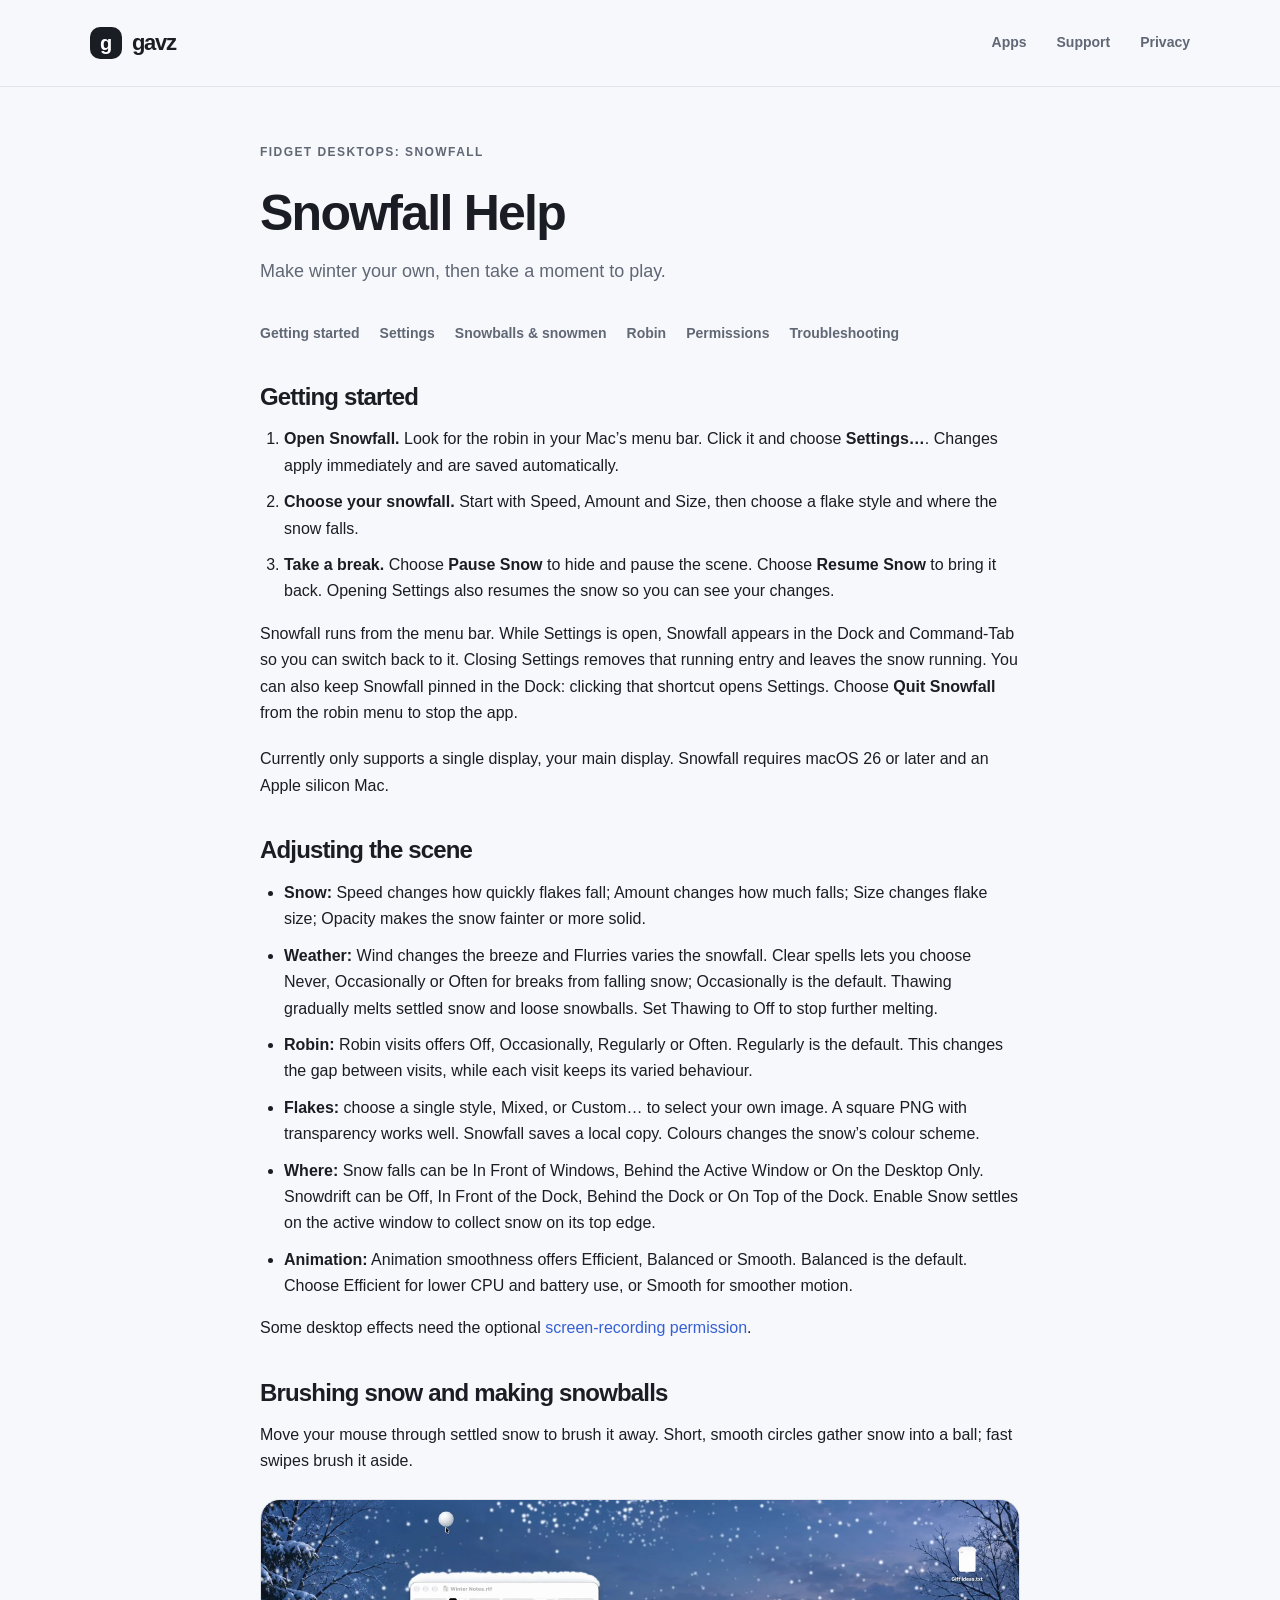
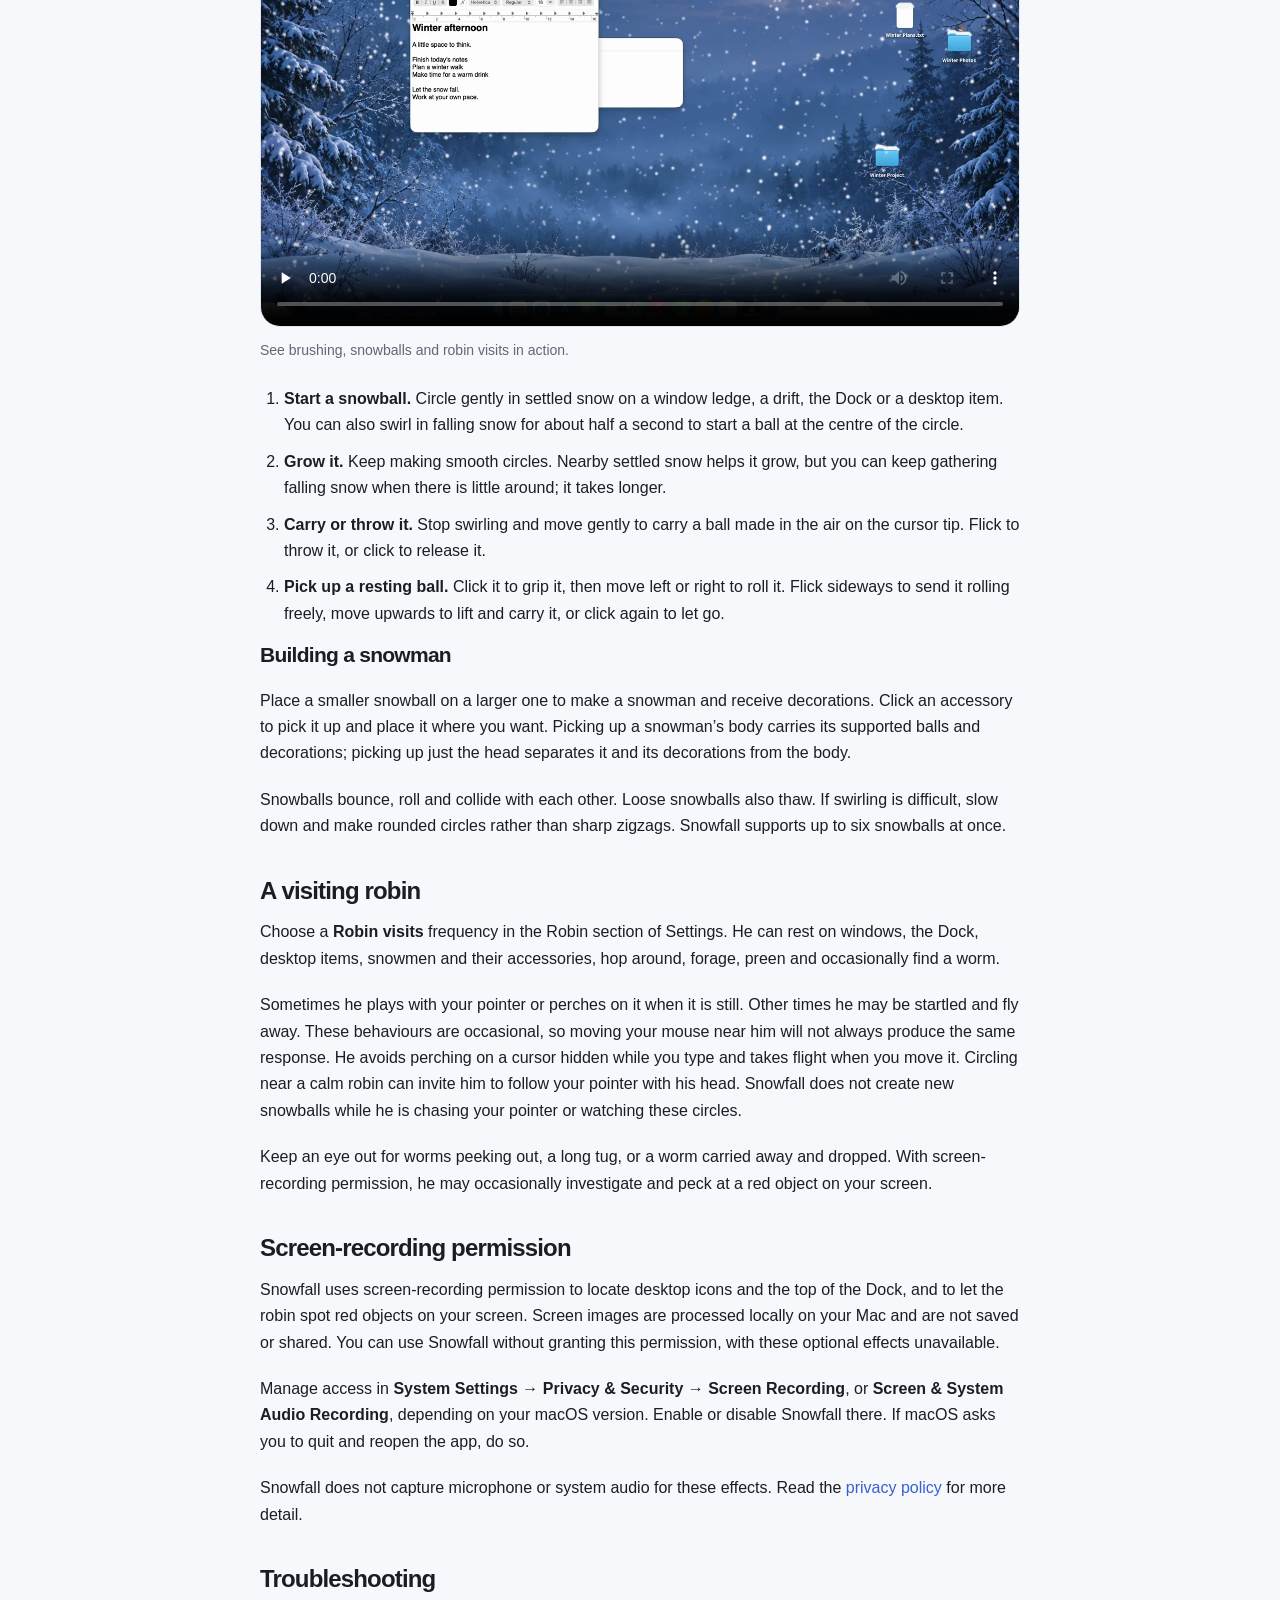
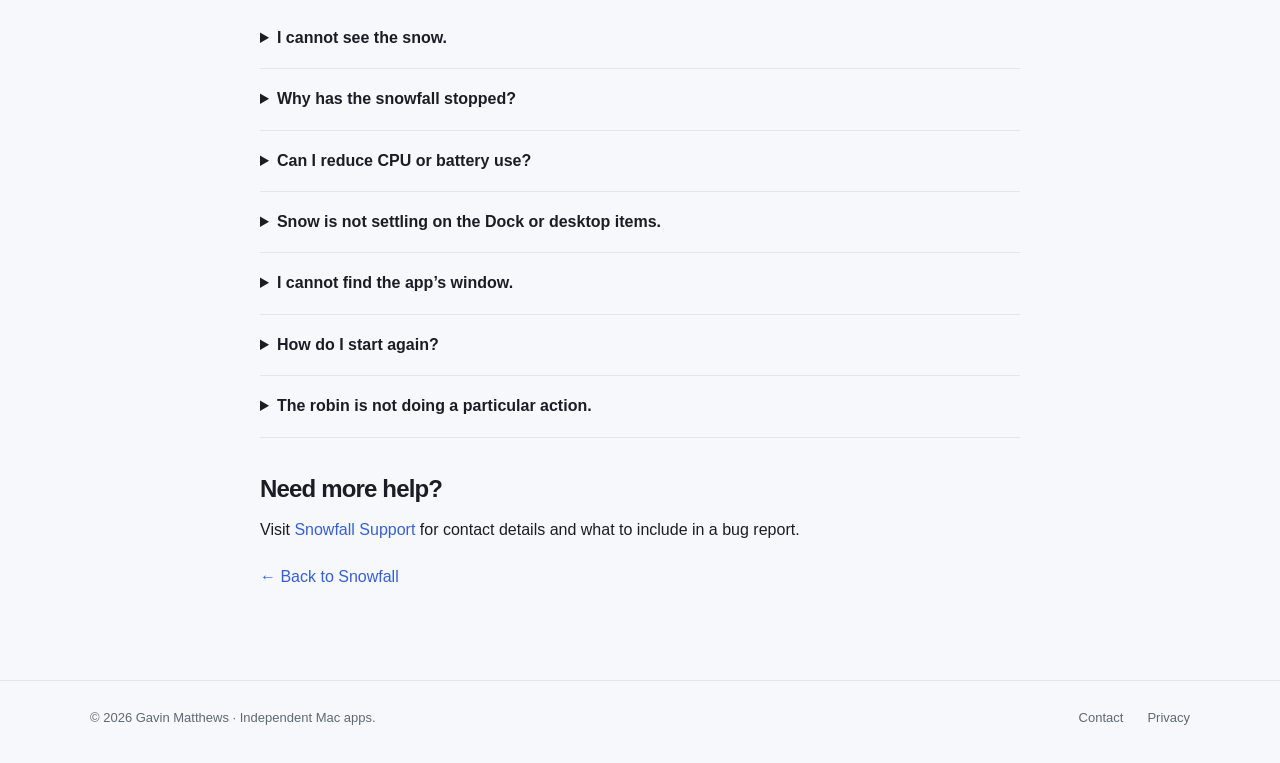
<file: fidget-desktops/snowfall/help/index.html>
<!DOCTYPE html>
<html lang="en-GB">
<head>
  <meta charset="UTF-8">
  <meta name="viewport" content="width=device-width, initial-scale=1">
  <meta name="color-scheme" content="light dark">
  <title>Snowfall Help | Fidget Desktops</title>
  <meta name="description" content="Learn Snowfall’s controls, snowball and snowman gestures, robin interactions, settings and permissions.">
  <link rel="canonical" href="https://gavz.app/fidget-desktops/snowfall/help/">
  <meta property="og:title" content="Snowfall Help | Fidget Desktops">
  <meta property="og:description" content="Learn Snowfall’s controls, snowball and snowman gestures, robin interactions, settings and permissions.">
  <meta property="og:type" content="website">
  <meta property="og:url" content="https://gavz.app/fidget-desktops/snowfall/help/">
  <link rel="icon" type="image/svg+xml" href="/assets/favicon.svg">
  <link rel="stylesheet" href="/assets/site.css">
</head>
<body>
  <a class="skip-link" href="#main">Skip to content</a>
  <header class="site-header">
    <div class="wrap header-inner">
      <a class="brand" href="/" aria-label="gavz apps home"><span class="brand-mark" aria-hidden="true">g</span>gavz</a>
      <nav aria-label="Main navigation"><a href="/#apps">Apps</a><a href="/#support">Support</a><a href="/privacy/">Privacy</a></nav>
    </div>
  </header>
  <main id="main" class="wrap prose">
    <header class="page-heading"><p class="eyebrow">Fidget Desktops: Snowfall</p><h1>Snowfall Help</h1><p class="intro">Make winter your own, then take a moment to play.</p></header>
    <nav class="help-toc" aria-label="On this page"><a href="#getting-started">Getting started</a><a href="#settings">Settings</a><a href="#snowballs">Snowballs &amp; snowmen</a><a href="#robin">Robin</a><a href="#permissions">Permissions</a><a href="#troubleshooting">Troubleshooting</a></nav>
    <section id="getting-started"><h2>Getting started</h2><ol>
      <li><strong>Open Snowfall.</strong> Look for the robin in your Mac’s menu bar. Click it and choose <strong>Settings…</strong>. Changes apply immediately and are saved automatically.</li>
      <li><strong>Choose your snowfall.</strong> Start with Speed, Amount and Size, then choose a flake style and where the snow falls.</li>
      <li><strong>Take a break.</strong> Choose <strong>Pause Snow</strong> to hide and pause the scene. Choose <strong>Resume Snow</strong> to bring it back. Opening Settings also resumes the snow so you can see your changes.</li>
    </ol><p>Snowfall runs from the menu bar. While Settings is open, Snowfall appears in the Dock and Command-Tab so you can switch back to it. Closing Settings removes that running entry and leaves the snow running. You can also keep Snowfall pinned in the Dock: clicking that shortcut opens Settings. Choose <strong>Quit Snowfall</strong> from the robin menu to stop the app.</p><p>Currently only supports a single display, your main display. Snowfall requires macOS 26 or later and an Apple silicon Mac.</p></section>
    <section id="settings"><h2>Adjusting the scene</h2><ul>
      <li><strong>Snow:</strong> Speed changes how quickly flakes fall; Amount changes how much falls; Size changes flake size; Opacity makes the snow fainter or more solid.</li>
      <li><strong>Weather:</strong> Wind changes the breeze and Flurries varies the snowfall. Clear spells lets you choose Never, Occasionally or Often for breaks from falling snow; Occasionally is the default. Thawing gradually melts settled snow and loose snowballs. Set Thawing to Off to stop further melting.</li>
      <li><strong>Robin:</strong> Robin visits offers Off, Occasionally, Regularly or Often. Regularly is the default. This changes the gap between visits, while each visit keeps its varied behaviour.</li>
      <li><strong>Flakes:</strong> choose a single style, Mixed, or Custom… to select your own image. A square PNG with transparency works well. Snowfall saves a local copy. Colours changes the snow’s colour scheme.</li>
      <li><strong>Where:</strong> Snow falls can be In Front of Windows, Behind the Active Window or On the Desktop Only. Snowdrift can be Off, In Front of the Dock, Behind the Dock or On Top of the Dock. Enable Snow settles on the active window to collect snow on its top edge.</li>
      <li><strong>Animation:</strong> Animation smoothness offers Efficient, Balanced or Smooth. Balanced is the default. Choose Efficient for lower CPU and battery use, or Smooth for smoother motion.</li>
    </ul><p>Some desktop effects need the optional <a href="#permissions">screen-recording permission</a>.</p></section>
    <section id="snowballs"><h2>Brushing snow and making snowballs</h2><p>Move your mouse through settled snow to brush it away. Short, smooth circles gather snow into a ball; fast swipes brush it aside.</p>
      <figure class="snowfall-media">
        <video controls playsinline preload="none" poster="/assets/snowfall/snowfall-preview-poster.webp" width="1920" height="1080" aria-label="Snowfall preview showing brushing, snowballs and a visiting robin">
          <source src="/assets/snowfall/snowfall-preview.mp4" type="video/mp4">
          <p><a href="/assets/snowfall/snowfall-preview.mp4">Watch the Snowfall preview</a>.</p>
        </video>
        <figcaption>See brushing, snowballs and robin visits in action.</figcaption>
      </figure>
<ol>
      <li><strong>Start a snowball.</strong> Circle gently in settled snow on a window ledge, a drift, the Dock or a desktop item. You can also swirl in falling snow for about half a second to start a ball at the centre of the circle.</li>
      <li><strong>Grow it.</strong> Keep making smooth circles. Nearby settled snow helps it grow, but you can keep gathering falling snow when there is little around; it takes longer.</li>
      <li><strong>Carry or throw it.</strong> Stop swirling and move gently to carry a ball made in the air on the cursor tip. Flick to throw it, or click to release it.</li>
      <li><strong>Pick up a resting ball.</strong> Click it to grip it, then move left or right to roll it. Flick sideways to send it rolling freely, move upwards to lift and carry it, or click again to let go.</li>
    </ol><h3>Building a snowman</h3><p>Place a smaller snowball on a larger one to make a snowman and receive decorations. Click an accessory to pick it up and place it where you want. Picking up a snowman’s body carries its supported balls and decorations; picking up just the head separates it and its decorations from the body.</p><p>Snowballs bounce, roll and collide with each other. Loose snowballs also thaw. If swirling is difficult, slow down and make rounded circles rather than sharp zigzags. Snowfall supports up to six snowballs at once.</p></section>
    <section id="robin"><h2>A visiting robin</h2><p>Choose a <strong>Robin visits</strong> frequency in the Robin section of Settings. He can rest on windows, the Dock, desktop items, snowmen and their accessories, hop around, forage, preen and occasionally find a worm.</p><p>Sometimes he plays with your pointer or perches on it when it is still. Other times he may be startled and fly away. These behaviours are occasional, so moving your mouse near him will not always produce the same response. He avoids perching on a cursor hidden while you type and takes flight when you move it. Circling near a calm robin can invite him to follow your pointer with his head. Snowfall does not create new snowballs while he is chasing your pointer or watching these circles.</p><p>Keep an eye out for worms peeking out, a long tug, or a worm carried away and dropped. With screen-recording permission, he may occasionally investigate and peck at a red object on your screen.</p></section>
    <section id="permissions"><h2>Screen-recording permission</h2><p>Snowfall uses screen-recording permission to locate desktop icons and the top of the Dock, and to let the robin spot red objects on your screen. Screen images are processed locally on your Mac and are not saved or shared. You can use Snowfall without granting this permission, with these optional effects unavailable.</p><p>Manage access in <strong>System Settings → Privacy &amp; Security → Screen Recording</strong>, or <strong>Screen &amp; System Audio Recording</strong>, depending on your macOS version. Enable or disable Snowfall there. If macOS asks you to quit and reopen the app, do so.</p><p>Snowfall does not capture microphone or system audio for these effects. Read the <a href="/fidget-desktops/snowfall/privacy/">privacy policy</a> for more detail.</p></section>
    <section id="troubleshooting"><h2>Troubleshooting</h2>
      <details><summary>I cannot see the snow.</summary><p>Open the robin menu and choose Resume Snow if available. Increase Amount and Opacity in Settings. Windows can cover snow when Snow falls is set to On the Desktop Only. Check your main display; other displays are not supported in this release.</p></details>
      <details><summary>Why has the snowfall stopped?</summary><p>Clear spells occasionally pauses falling snow while the scene stays active. Wait for the snow to return, or choose Never under Weather → Clear spells for continuous snowfall. Also check that the scene is not paused and Amount is above zero.</p></details>
      <details><summary>Can I reduce CPU or battery use?</summary><p>Choose Efficient under Animation → Animation smoothness, or reduce Amount. Balanced is the default compromise; Smooth uses more CPU and battery for smoother motion. Pause Snow stops the scene while you take a break.</p></details>
      <details><summary>Snow is not settling on the Dock or desktop items.</summary><p>Check the permission above. Choose On Top of the Dock for snow on the Dock’s top edge. Snowdrift must be enabled for snow on desktop items. A hidden Dock has no visible shelf for snow to settle on.</p></details>
      <details><summary>I cannot find the app’s window.</summary><p>Click the menu bar robin and choose Settings…, or open Snowfall again from Finder or a pinned Dock shortcut. Settings opens centred on its screen and receives focus. While it is open, you can switch back to it using Command-Tab or the Dock.</p></details>
      <details><summary>How do I start again?</summary><p>Choose Reset… in the robin menu or Settings, then confirm Reset. This clears snow, snowballs, snowmen and accessories, deletes your saved custom snowflake, and restores all settings to their defaults. It cannot be undone. Choose Cancel to keep your scene, or Pause Snow to hide it temporarily.</p></details>
      <details><summary>The robin is not doing a particular action.</summary><p>Check Robin visits is not set to Off, then give him time. Choose Often if you would like shorter gaps between visits. Chasing, foraging, worms and other interactions happen at varied intervals. Desktop-item perches and red-object detection also depend on screen-recording permission.</p></details>
    </section>
    <section><h2>Need more help?</h2><p>Visit <a href="/fidget-desktops/snowfall/support/">Snowfall Support</a> for contact details and what to include in a bug report.</p></section>
    <p><a href="/fidget-desktops/snowfall/">← Back to Snowfall</a></p>
  </main>
  <footer class="site-footer">
    <div class="wrap footer-inner"><span>© 2026 Gavin Matthews · Independent Mac apps.</span><div class="footer-links"><a href="mailto:support@gavz.app">Contact</a><a href="/privacy/">Privacy</a></div></div>
  </footer>
</body>
</html>
</file>
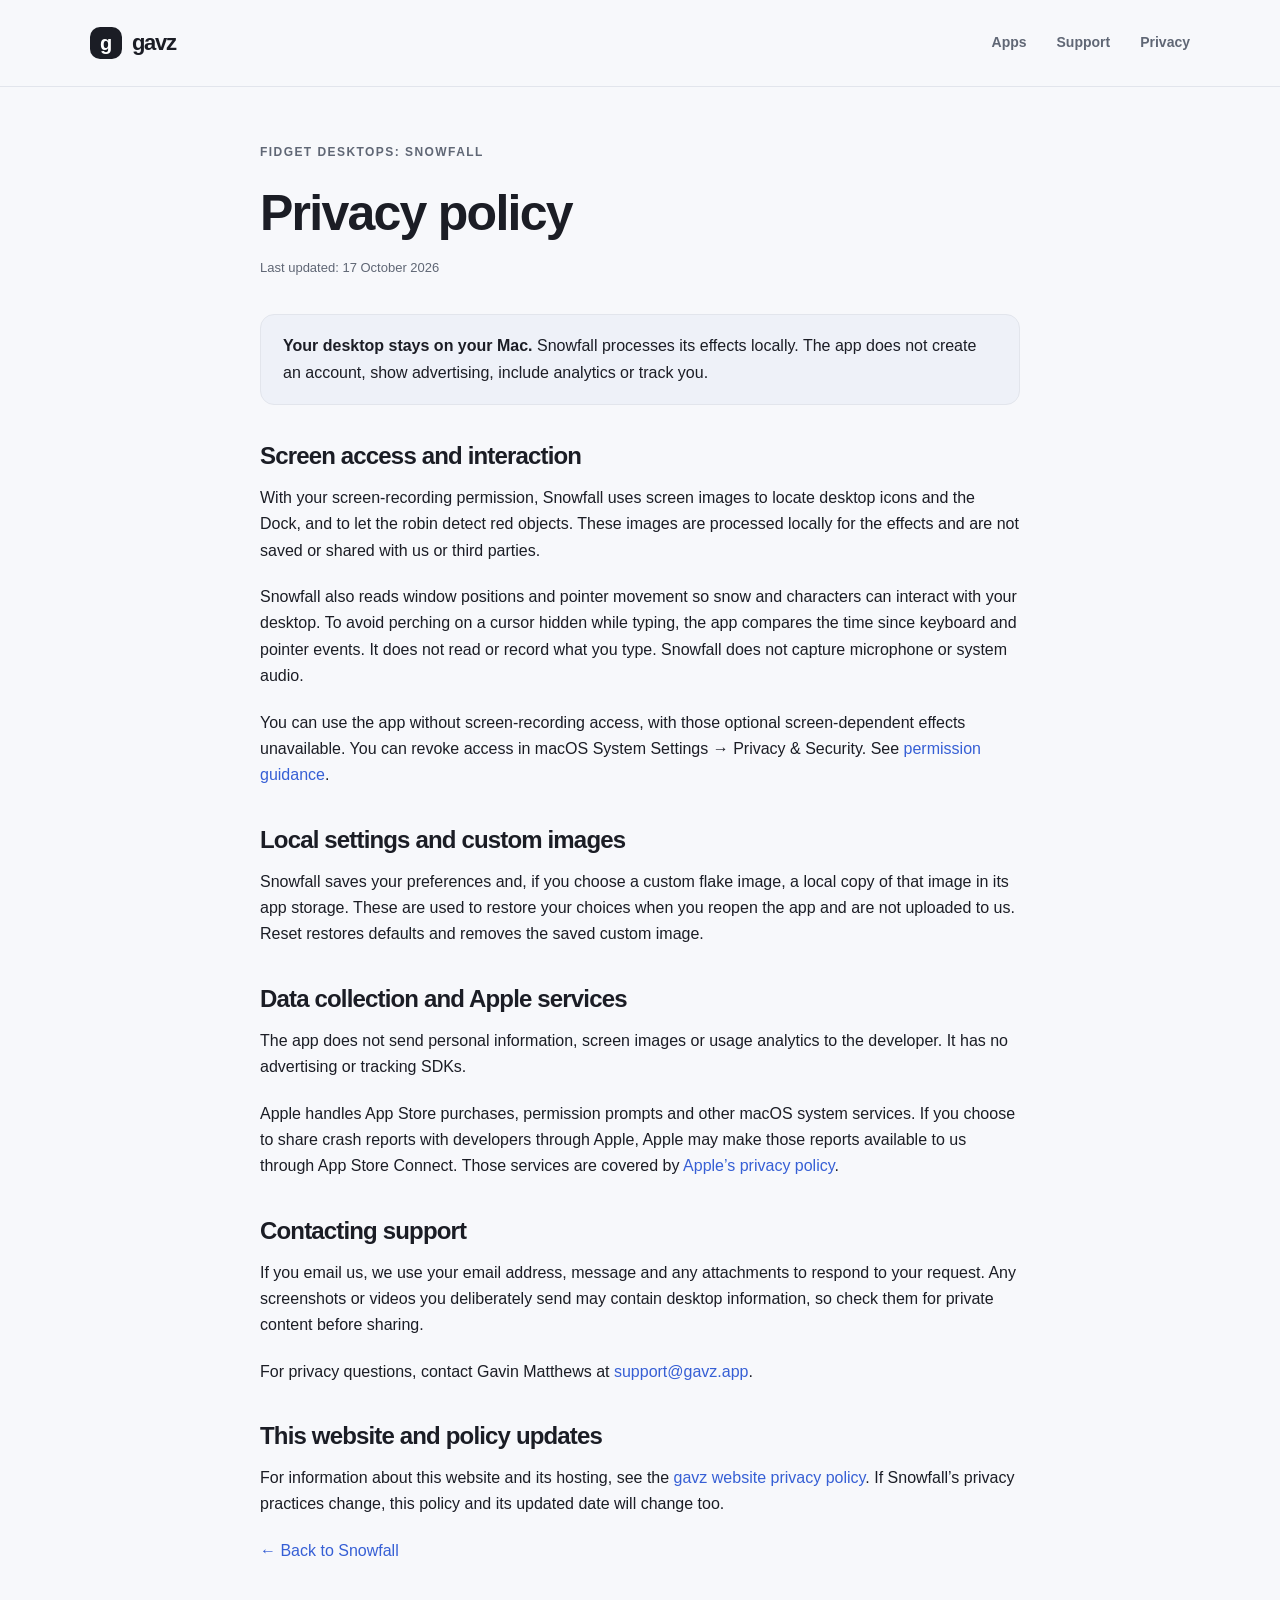
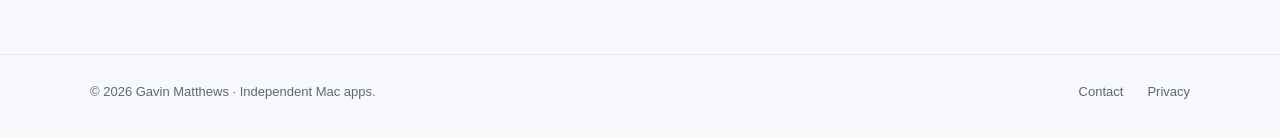
<file: fidget-desktops/snowfall/privacy/index.html>
<!DOCTYPE html>
<html lang="en-GB">
<head>
  <meta charset="UTF-8">
  <meta name="viewport" content="width=device-width, initial-scale=1">
  <meta name="color-scheme" content="light dark">
  <title>Snowfall Privacy | Fidget Desktops</title>
  <meta name="description" content="Privacy policy for Fidget Desktops: Snowfall. Local screen processing, permissions, saved settings and support contact information.">
  <link rel="canonical" href="https://gavz.app/fidget-desktops/snowfall/privacy/">
  <meta property="og:title" content="Snowfall Privacy | Fidget Desktops">
  <meta property="og:description" content="Privacy policy for Fidget Desktops: Snowfall. Local screen processing, permissions, saved settings and support contact information.">
  <meta property="og:type" content="website">
  <meta property="og:url" content="https://gavz.app/fidget-desktops/snowfall/privacy/">
  <link rel="icon" type="image/svg+xml" href="/assets/favicon.svg">
  <link rel="stylesheet" href="/assets/site.css">
</head>
<body>
  <a class="skip-link" href="#main">Skip to content</a>
  <header class="site-header">
    <div class="wrap header-inner">
      <a class="brand" href="/" aria-label="gavz apps home"><span class="brand-mark" aria-hidden="true">g</span>gavz</a>
      <nav aria-label="Main navigation"><a href="/#apps">Apps</a><a href="/#support">Support</a><a href="/privacy/">Privacy</a></nav>
    </div>
  </header>
  <main id="main" class="wrap prose">
    <header class="page-heading"><p class="eyebrow">Fidget Desktops: Snowfall</p><h1>Privacy policy</h1><p class="updated">Last updated: 17 October 2026</p></header>
    <div class="notice"><p><strong>Your desktop stays on your Mac.</strong> Snowfall processes its effects locally. The app does not create an account, show advertising, include analytics or track you.</p></div>
    <section><h2>Screen access and interaction</h2><p>With your screen-recording permission, Snowfall uses screen images to locate desktop icons and the Dock, and to let the robin detect red objects. These images are processed locally for the effects and are not saved or shared with us or third parties.</p><p>Snowfall also reads window positions and pointer movement so snow and characters can interact with your desktop. To avoid perching on a cursor hidden while typing, the app compares the time since keyboard and pointer events. It does not read or record what you type. Snowfall does not capture microphone or system audio.</p><p>You can use the app without screen-recording access, with those optional screen-dependent effects unavailable. You can revoke access in macOS System Settings → Privacy &amp; Security. See <a href="/fidget-desktops/snowfall/support/#permissions">permission guidance</a>.</p></section>
    <section><h2>Local settings and custom images</h2><p>Snowfall saves your preferences and, if you choose a custom flake image, a local copy of that image in its app storage. These are used to restore your choices when you reopen the app and are not uploaded to us. Reset restores defaults and removes the saved custom image.</p></section>
    <section><h2>Data collection and Apple services</h2><p>The app does not send personal information, screen images or usage analytics to the developer. It has no advertising or tracking SDKs.</p><p>Apple handles App Store purchases, permission prompts and other macOS system services. If you choose to share crash reports with developers through Apple, Apple may make those reports available to us through App Store Connect. Those services are covered by <a href="https://www.apple.com/legal/privacy/">Apple’s privacy policy</a>.</p></section>
    <section><h2>Contacting support</h2><p>If you email us, we use your email address, message and any attachments to respond to your request. Any screenshots or videos you deliberately send may contain desktop information, so check them for private content before sharing.</p><p>For privacy questions, contact Gavin Matthews at <a href="mailto:support@gavz.app">support@gavz.app</a>.</p></section>
    <section><h2>This website and policy updates</h2><p>For information about this website and its hosting, see the <a href="/privacy/">gavz website privacy policy</a>. If Snowfall’s privacy practices change, this policy and its updated date will change too.</p></section>
    <p><a href="/fidget-desktops/snowfall/">← Back to Snowfall</a></p>
  </main>
  <footer class="site-footer">
    <div class="wrap footer-inner"><span>© 2026 Gavin Matthews · Independent Mac apps.</span><div class="footer-links"><a href="mailto:support@gavz.app">Contact</a><a href="/privacy/">Privacy</a></div></div>
  </footer>
</body>
</html>
</file>
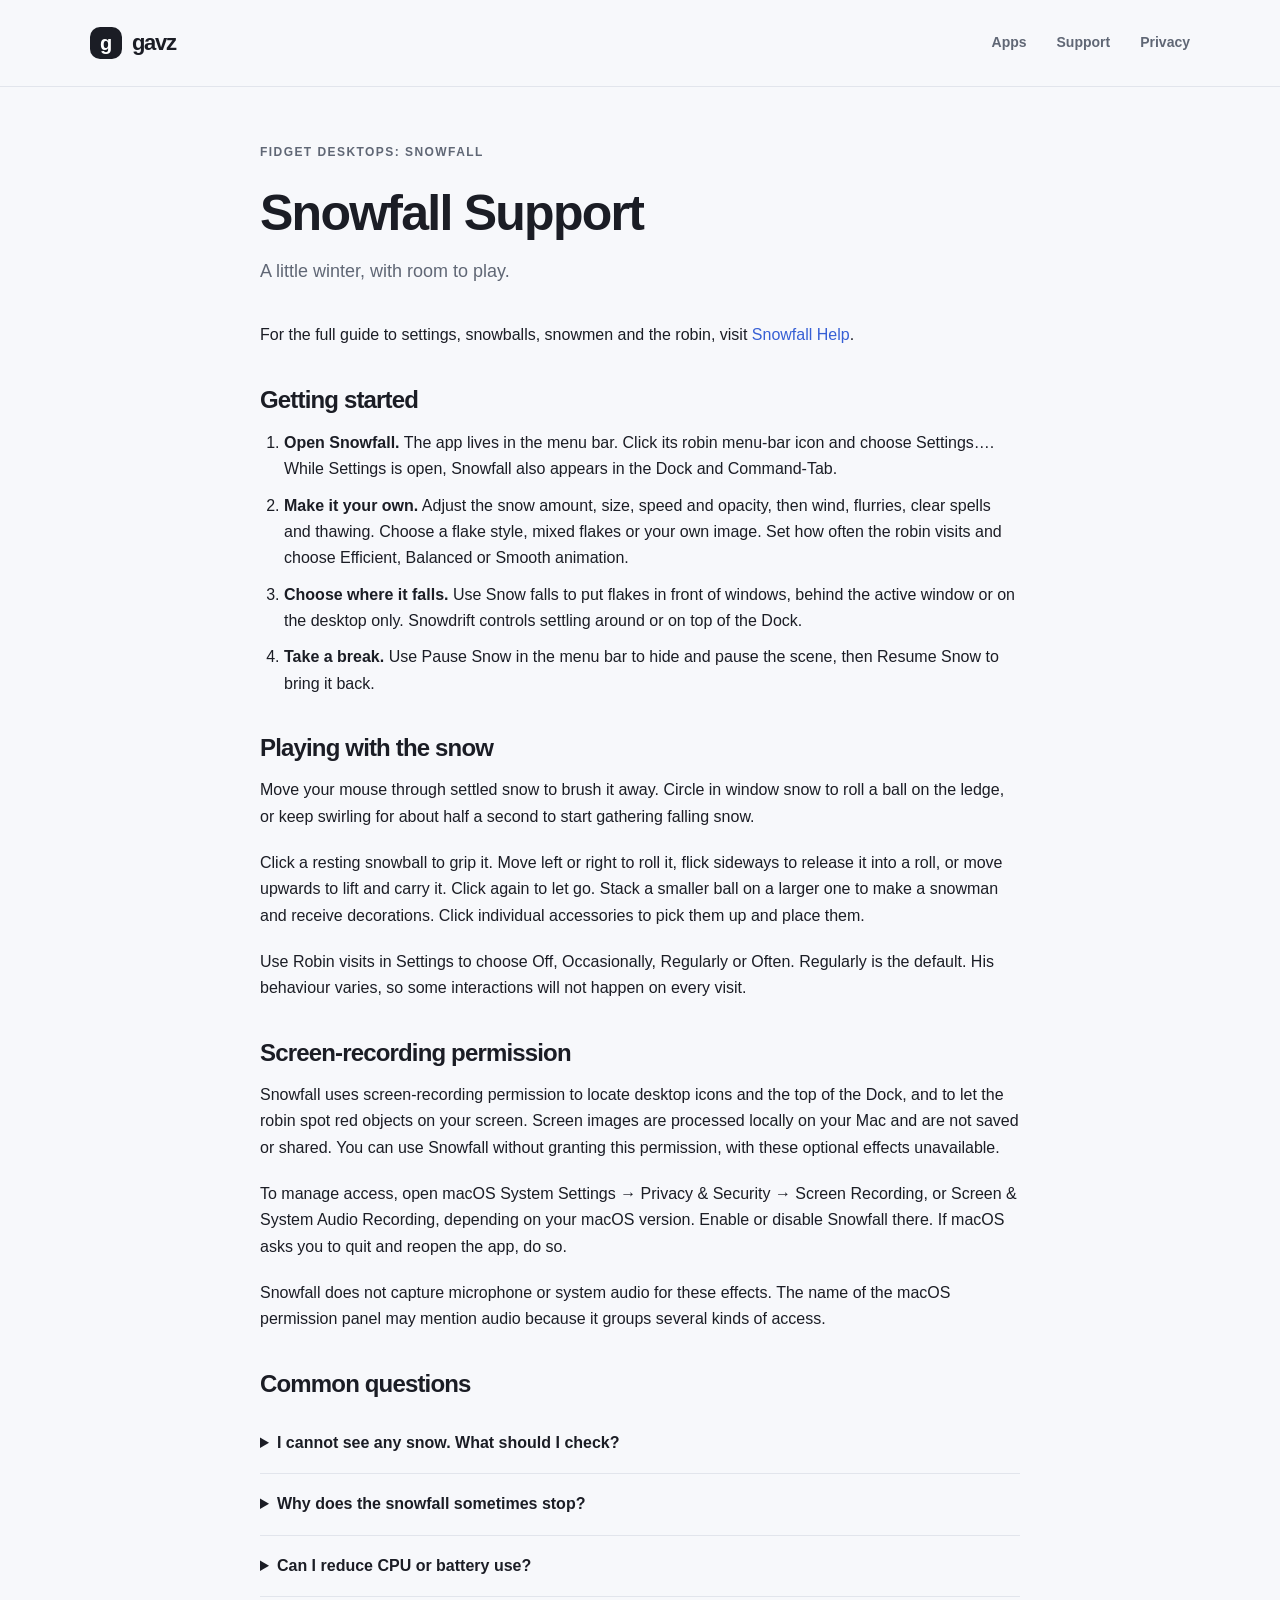
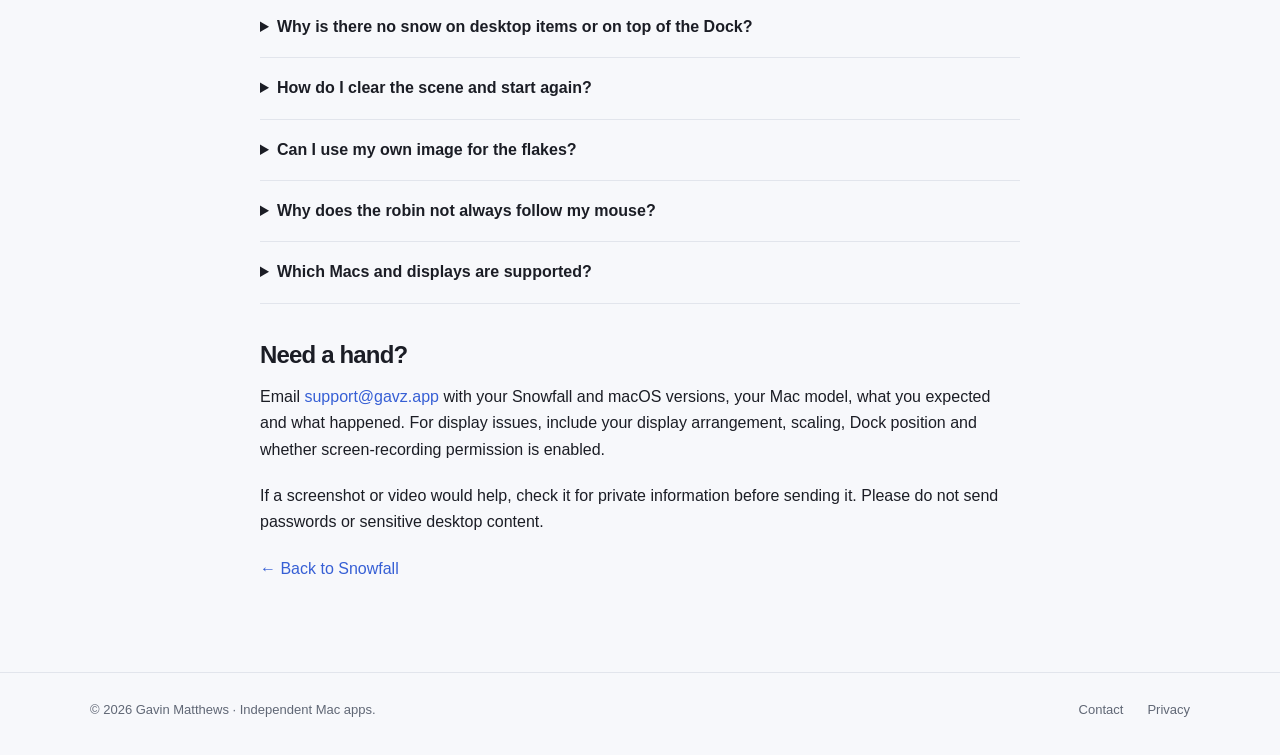
<file: fidget-desktops/snowfall/support/index.html>
<!DOCTYPE html>
<html lang="en-GB">
<head>
  <meta charset="UTF-8">
  <meta name="viewport" content="width=device-width, initial-scale=1">
  <meta name="color-scheme" content="light dark">
  <title>Snowfall Support | Fidget Desktops</title>
  <meta name="description" content="Getting started, mouse gestures, permissions and troubleshooting for Fidget Desktops: Snowfall.">
  <link rel="canonical" href="https://gavz.app/fidget-desktops/snowfall/support/">
  <meta property="og:title" content="Snowfall Support | Fidget Desktops">
  <meta property="og:description" content="Getting started, mouse gestures, permissions and troubleshooting for Fidget Desktops: Snowfall.">
  <meta property="og:type" content="website">
  <meta property="og:url" content="https://gavz.app/fidget-desktops/snowfall/support/">
  <link rel="icon" type="image/svg+xml" href="/assets/favicon.svg">
  <link rel="stylesheet" href="/assets/site.css">
</head>
<body>
  <a class="skip-link" href="#main">Skip to content</a>
  <header class="site-header">
    <div class="wrap header-inner">
      <a class="brand" href="/" aria-label="gavz apps home"><span class="brand-mark" aria-hidden="true">g</span>gavz</a>
      <nav aria-label="Main navigation"><a href="/#apps">Apps</a><a href="/#support">Support</a><a href="/privacy/">Privacy</a></nav>
    </div>
  </header>
  <main id="main" class="wrap prose">
    <header class="page-heading"><p class="eyebrow">Fidget Desktops: Snowfall</p><h1>Snowfall Support</h1><p class="intro">A little winter, with room to play.</p></header>
    <p>For the full guide to settings, snowballs, snowmen and the robin, visit <a href="/fidget-desktops/snowfall/help/">Snowfall Help</a>.</p>
    <section><h2>Getting started</h2><ol>
      <li><strong>Open Snowfall.</strong> The app lives in the menu bar. Click its robin menu-bar icon and choose Settings…. While Settings is open, Snowfall also appears in the Dock and Command-Tab.</li>
      <li><strong>Make it your own.</strong> Adjust the snow amount, size, speed and opacity, then wind, flurries, clear spells and thawing. Choose a flake style, mixed flakes or your own image. Set how often the robin visits and choose Efficient, Balanced or Smooth animation.</li>
      <li><strong>Choose where it falls.</strong> Use Snow falls to put flakes in front of windows, behind the active window or on the desktop only. Snowdrift controls settling around or on top of the Dock.</li>
      <li><strong>Take a break.</strong> Use Pause Snow in the menu bar to hide and pause the scene, then Resume Snow to bring it back.</li>
    </ol></section>
    <section><h2>Playing with the snow</h2><p>Move your mouse through settled snow to brush it away. Circle in window snow to roll a ball on the ledge, or keep swirling for about half a second to start gathering falling snow.</p><p>Click a resting snowball to grip it. Move left or right to roll it, flick sideways to release it into a roll, or move upwards to lift and carry it. Click again to let go. Stack a smaller ball on a larger one to make a snowman and receive decorations. Click individual accessories to pick them up and place them.</p><p>Use Robin visits in Settings to choose Off, Occasionally, Regularly or Often. Regularly is the default. His behaviour varies, so some interactions will not happen on every visit.</p></section>
    <section id="permissions"><h2>Screen-recording permission</h2><p>Snowfall uses screen-recording permission to locate desktop icons and the top of the Dock, and to let the robin spot red objects on your screen. Screen images are processed locally on your Mac and are not saved or shared. You can use Snowfall without granting this permission, with these optional effects unavailable.</p><p>To manage access, open macOS System Settings → Privacy &amp; Security → Screen Recording, or Screen &amp; System Audio Recording, depending on your macOS version. Enable or disable Snowfall there. If macOS asks you to quit and reopen the app, do so.</p><p>Snowfall does not capture microphone or system audio for these effects. The name of the macOS permission panel may mention audio because it groups several kinds of access.</p></section>
    <section><h2>Common questions</h2>
      <details><summary>I cannot see any snow. What should I check?</summary><p>Check that Snowfall is running and Resume Snow is not showing in its menu. Increase Amount and Opacity in Settings. If Snow falls is set to On the Desktop Only, windows can cover the effect. Snowfall currently runs on your main display only.</p></details>
      <details><summary>Why does the snowfall sometimes stop?</summary><p>Clear spells creates occasional breaks from falling snow. The scene remains active and snowfall returns on its own. Choose Never under Weather → Clear spells for continuous snowfall.</p></details>
      <details><summary>Can I reduce CPU or battery use?</summary><p>Choose Efficient under Animation → Animation smoothness, or reduce Amount. Balanced is the default. Smooth uses more CPU and battery for smoother motion.</p></details>
      <details><summary>Why is there no snow on desktop items or on top of the Dock?</summary><p>Check the screen-recording permission above. Snowdrift must be enabled for snow on desktop items, and On Top of the Dock must be selected for snow to settle on its top edge.</p></details>
      <details><summary>How do I clear the scene and start again?</summary><p>Choose Reset… from the menu bar or Settings, then confirm Reset. This restores the default settings and clears snow, snowballs, snowmen, accessories and the saved custom flake image. It cannot be undone; choose Cancel to keep your scene. Use Pause Snow instead if you just want to hide the scene temporarily.</p></details>
      <details><summary>Can I use my own image for the flakes?</summary><p>Choose Custom… in the Flake menu. A square PNG with transparency works well. Snowfall keeps a local copy of the selected image for future launches.</p></details>
      <details><summary>Why does the robin not always follow my mouse?</summary><p>Chasing and perching are occasional behaviours. He may also move away from your pointer. Typing suppresses cursor interaction until you move or click the mouse again.</p></details>
      <details><summary>Which Macs and displays are supported?</summary><p>Snowfall requires macOS 26 or later and an Apple silicon Mac. Currently only supports a single display, the main display. Intel Macs and simultaneous snow on multiple displays are outside the first release.</p></details>
    </section>
    <section><h2>Need a hand?</h2><p>Email <a href="mailto:support@gavz.app?subject=Snowfall%20support">support@gavz.app</a> with your Snowfall and macOS versions, your Mac model, what you expected and what happened. For display issues, include your display arrangement, scaling, Dock position and whether screen-recording permission is enabled.</p><p>If a screenshot or video would help, check it for private information before sending it. Please do not send passwords or sensitive desktop content.</p></section>
    <p><a href="/fidget-desktops/snowfall/">← Back to Snowfall</a></p>
  </main>
  <footer class="site-footer">
    <div class="wrap footer-inner"><span>© 2026 Gavin Matthews · Independent Mac apps.</span><div class="footer-links"><a href="mailto:support@gavz.app">Contact</a><a href="/privacy/">Privacy</a></div></div>
  </footer>
</body>
</html>
</file>
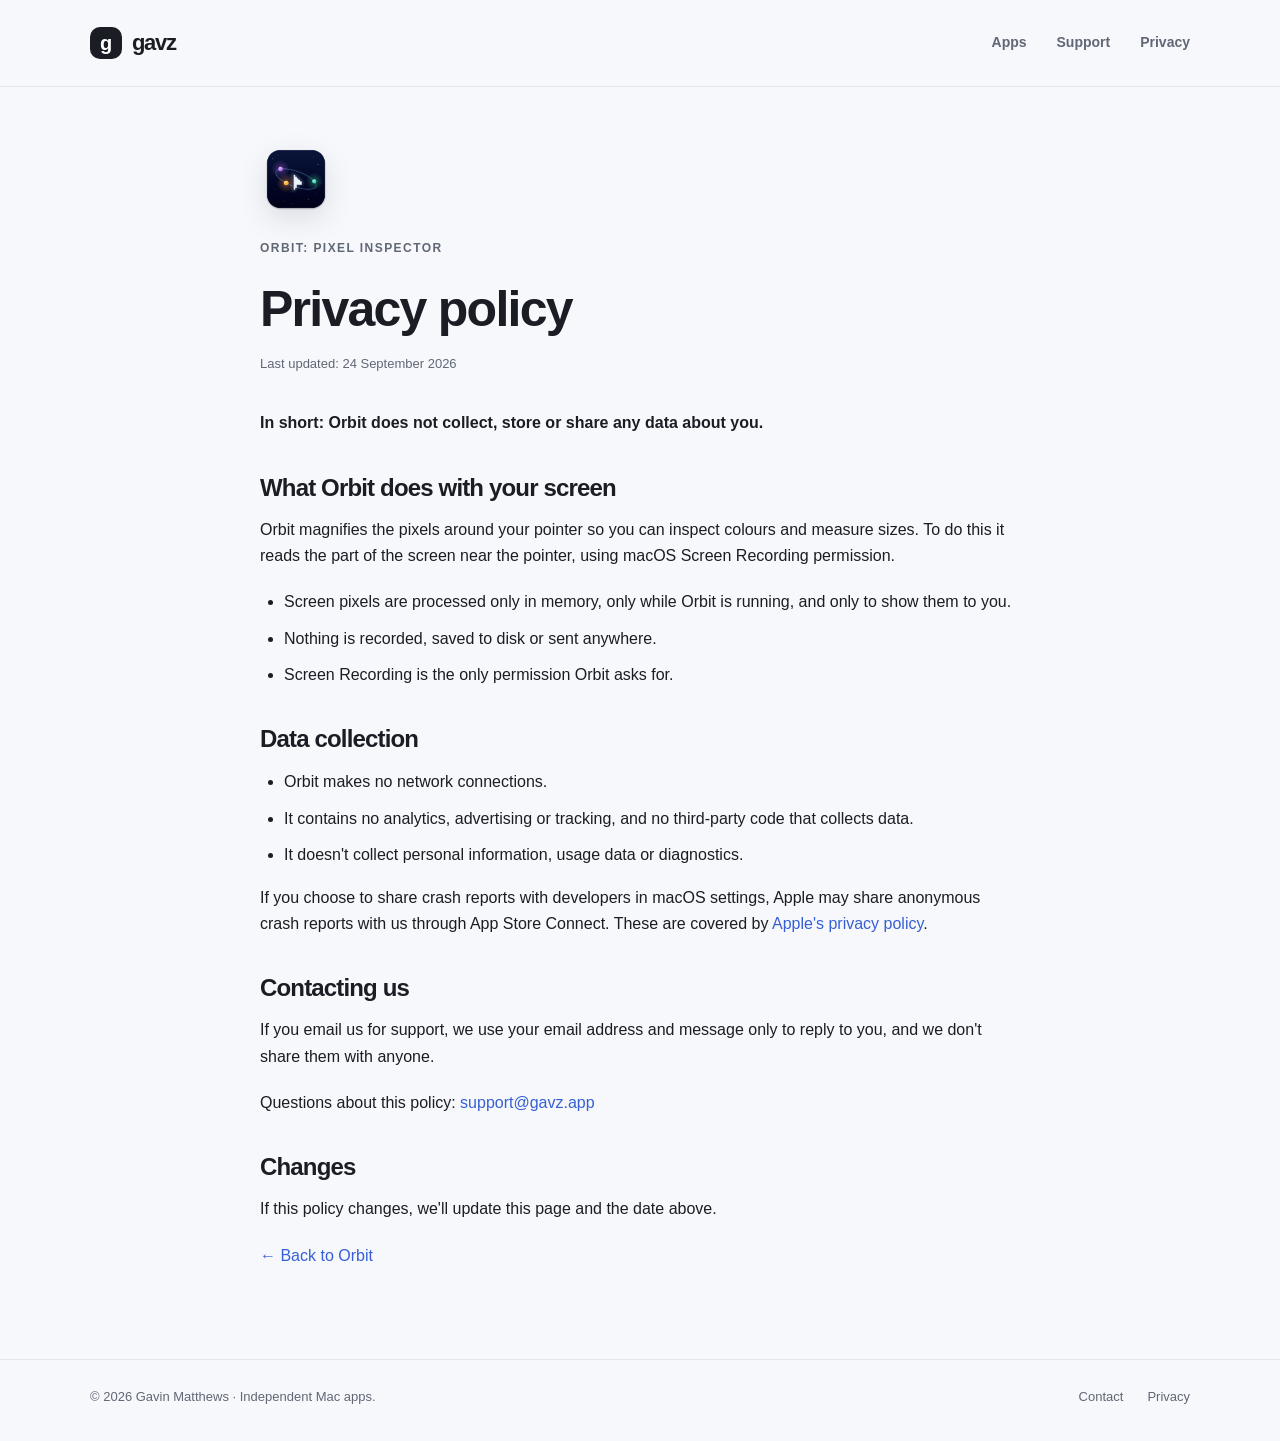
<file: orbit/privacy.html>
<!DOCTYPE html>
<html lang="en-GB">
<head>
  <meta charset="UTF-8">
  <meta name="viewport" content="width=device-width, initial-scale=1">
  <meta name="color-scheme" content="light dark">
  <title>Orbit: Pixel Inspector — Privacy</title>
  <meta name="description" content="Privacy policy for Orbit: Pixel Inspector. Screen pixels are processed locally. No analytics, advertising or tracking.">
  <link rel="canonical" href="https://gavz.app/orbit/privacy.html">
  <meta property="og:title" content="Orbit: Pixel Inspector — Privacy">
  <meta property="og:description" content="Privacy policy for Orbit: Pixel Inspector. Screen pixels are processed locally. No analytics, advertising or tracking.">
  <meta property="og:type" content="website">
  <meta property="og:url" content="https://gavz.app/orbit/privacy.html">
  <link rel="icon" type="image/svg+xml" href="/assets/favicon.svg">
  <link rel="stylesheet" href="/assets/site.css">
</head>
<body>
  <a class="skip-link" href="#main">Skip to content</a>
  <header class="site-header">
    <div class="wrap header-inner">
      <a class="brand" href="/" aria-label="gavz apps home"><span class="brand-mark" aria-hidden="true">g</span>gavz</a>
      <nav aria-label="Main navigation"><a href="/#apps">Apps</a><a href="/#support">Support</a><a href="/privacy/">Privacy</a></nav>
    </div>
  </header>
  <main id="main" class="wrap prose">
  <header class="page-heading"><img class="app-icon" src="/assets/orbit.png" width="72" height="72" alt="Orbit app icon"><p class="eyebrow">Orbit: Pixel Inspector</p><h1>Privacy policy</h1><p class="updated">Last updated: 24 September 2026</p></header>

  <p><strong>In short: Orbit does not collect, store or share any data about you.</strong></p>

  <section>
    <h2>What Orbit does with your screen</h2>
    <p>Orbit magnifies the pixels around your pointer so you can inspect colours and measure sizes. To do this it reads the part of the screen near the pointer, using macOS Screen Recording permission.</p>
    <ul>
      <li>Screen pixels are processed only in memory, only while Orbit is running, and only to show them to you.</li>
      <li>Nothing is recorded, saved to disk or sent anywhere.</li>
      <li>Screen Recording is the only permission Orbit asks for.</li>
    </ul>
  </section>

  <section>
    <h2>Data collection</h2>
    <ul>
      <li>Orbit makes no network connections.</li>
      <li>It contains no analytics, advertising or tracking, and no third-party code that collects data.</li>
      <li>It doesn't collect personal information, usage data or diagnostics.</li>
    </ul>
    <p>If you choose to share crash reports with developers in macOS settings, Apple may share anonymous crash reports with us through App Store Connect. These are covered by <a href="https://www.apple.com/legal/privacy/">Apple's privacy policy</a>.</p>
  </section>

  <section>
    <h2>Contacting us</h2>
    <p>If you email us for support, we use your email address and message only to reply to you, and we don't share them with anyone.</p>
    <p>Questions about this policy: <a href="mailto:support@gavz.app">support@gavz.app</a></p>
  </section>

  <section>
    <h2>Changes</h2>
    <p>If this policy changes, we'll update this page and the date above.</p>
  </section>

  <p><a href="/orbit/">← Back to Orbit</a></p>
</main>
  <footer class="site-footer">
    <div class="wrap footer-inner"><span>© 2026 Gavin Matthews · Independent Mac apps.</span><div class="footer-links"><a href="mailto:support@gavz.app">Contact</a><a href="/privacy/">Privacy</a></div></div>
  </footer>
</body>
</html>
</file>
<file: assets/site.css>
:root { color-scheme: light dark; --bg:#f7f8fb; --surface:#fff; --ink:#1b1d25; --muted:#606775; --line:#e2e5ec; --accent:#365fd5; --soft:#eef1f8; --orbit:#eff2fd; --audio:#f2effd; }
* { box-sizing:border-box; }
html { scroll-behavior:smooth; scroll-padding-top:24px; }
body { margin:0; background:var(--bg); color:var(--ink); font-family:-apple-system,BlinkMacSystemFont,"Segoe UI",sans-serif; font-size:16px; line-height:1.65; -webkit-font-smoothing:antialiased; }
a { color:var(--accent); text-decoration:none; text-underline-offset:4px; }
a:hover { text-decoration:underline; }
a:focus-visible, summary:focus-visible { outline:3px solid var(--accent); outline-offset:5px; border-radius:4px; }
img { display:block; max-width:100%; height:auto; }
h1,h2,h3,p { margin-top:0; }
h1,h2,h3 { line-height:1.12; letter-spacing:-.035em; }
h1 { font-size:clamp(42px,6.4vw,76px); font-weight:700; margin-bottom:24px; }
h2 { font-size:32px; font-weight:650; }
h3 { font-size:21px; font-weight:650; }
p { margin-bottom:20px; }
.wrap { width:min(1100px,calc(100% - 64px)); margin-inline:auto; }
.skip-link { position:absolute; left:24px; top:-100px; padding:8px 16px; background:var(--surface); z-index:10; }
.skip-link:focus { top:12px; }
.site-header { border-bottom:1px solid var(--line); }
.header-inner { display:flex; align-items:center; justify-content:space-between; min-height:86px; gap:24px; }
.brand { display:flex; align-items:center; gap:10px; color:var(--ink); font-size:22px; font-weight:750; letter-spacing:-.06em; }
.brand:hover { text-decoration:none; }
.brand-mark { display:grid; place-items:center; width:32px; height:32px; background:var(--ink); color:var(--surface); border-radius:10px; font-size:20px; font-weight:650; letter-spacing:-.02em; }
nav { display:flex; align-items:center; gap:30px; font-size:14px; font-weight:550; }
nav a { color:var(--muted); }
nav a:hover { color:var(--ink); }
.hero { text-align:center; padding:80px 0 62px; }
.eyebrow { color:var(--muted); font-size:12px; font-weight:650; letter-spacing:.12em; text-transform:uppercase; margin-bottom:22px; }
.hero h1 .accent { color:var(--accent); }
.hero .intro { max-width:660px; margin:0 auto; color:var(--muted); font-size:20px; line-height:1.6; }
.section-heading { display:flex; justify-content:space-between; align-items:baseline; gap:24px; margin-bottom:22px; }
.section-heading h2 { font-size:25px; margin:0; }
.section-heading p { font-size:14px; color:var(--muted); margin:0; }
.apps-grid { display:grid; grid-template-columns:repeat(2,minmax(0,1fr)); gap:24px; }
.app-card { border:1px solid var(--line); border-radius:28px; padding:34px; background:var(--surface); display:flex; flex-direction:column; position:relative; overflow:hidden; }
.app-card.orbit { background:linear-gradient(155deg,var(--orbit),var(--surface) 70%); }
.app-card.audio { background:linear-gradient(155deg,var(--audio),var(--surface) 70%); }
.app-card-top { display:flex; align-items:center; justify-content:space-between; gap:20px; margin-bottom:25px; }
.app-icon { width:112px; height:112px; object-fit:contain; filter:drop-shadow(0 10px 14px rgba(22,27,55,.12)); }
.category { color:var(--muted); font-size:12px; font-weight:550; border:1px solid var(--line); padding:5px 11px; border-radius:100px; }
.app-card h2 { font-size:30px; margin-bottom:12px; }
.app-card .description { font-size:17px; line-height:1.55; color:var(--muted); margin-bottom:20px; }
.feature-list { list-style:none; padding:0; margin:0 0 28px; font-size:14px; color:var(--muted); }
.feature-list li { display:flex; gap:10px; margin-bottom:8px; }
.feature-list li::before { content:"✓"; color:var(--accent); font-weight:650; }
.card-actions { display:flex; align-items:center; flex-wrap:wrap; gap:16px; margin-top:auto; }
.button { display:inline-flex; align-items:center; justify-content:center; border-radius:10px; background:var(--accent); color:#fff; padding:11px 17px; font-size:14px; font-weight:600; line-height:1.3; border:1px solid transparent; }
.button:hover { background:#2c50bd; text-decoration:none; }
.button.secondary { background:var(--surface); color:var(--ink); border-color:var(--line); }
.button.secondary:hover { background:var(--soft); }
.text-link { font-size:14px; font-weight:550; }
.availability { margin:20px 0 0; color:var(--muted); font-size:12px; }
.section { padding:65px 0; }
.legacy-grid { display:grid; grid-template-columns:repeat(3,minmax(0,1fr)); gap:12px; }
.legacy-app { display:flex; align-items:center; gap:14px; padding:20px; border:1px solid var(--line); background:var(--surface); border-radius:15px; color:var(--ink); }
.legacy-app strong { font-size:16px; font-weight:600; }
.legacy-text { min-width:0; }
.legacy-icon { width:56px; height:56px; flex:0 0 56px; object-fit:contain; border-radius:12px; }
.legacy-app .legacy-text > span { display:block; margin-top:4px; color:var(--muted); font-size:13px; line-height:1.5; }
.legacy-app:hover { border-color:var(--accent); text-decoration:none; }
.support-strip { display:flex; justify-content:space-between; align-items:center; gap:32px; background:var(--soft); border:1px solid var(--line); border-radius:24px; padding:34px; margin-bottom:64px; }
.support-strip h2 { font-size:26px; margin-bottom:9px; }
.support-strip p { color:var(--muted); margin:0; max-width:620px; }
.site-footer { border-top:1px solid var(--line); padding:26px 0 34px; color:var(--muted); font-size:13px; }
.footer-inner { display:flex; justify-content:space-between; flex-wrap:wrap; align-items:center; gap:20px; }
.footer-links { display:flex; flex-wrap:wrap; gap:24px; }
.footer-links a { color:var(--muted); }
.product-hero { padding:64px 0 56px; }
.product-hero .app-icon { width:144px; height:144px; margin:0 auto 24px; }
.product-hero h1 { font-size:clamp(36px,5.1vw,62px); }
.product-hero .card-actions { justify-content:center; margin-top:28px; }
.product-hero .availability { font-size:13px; }
.features-grid { display:grid; grid-template-columns:repeat(3,minmax(0,1fr)); gap:20px; margin-bottom:60px; }
.feature { background:var(--surface); border:1px solid var(--line); border-radius:20px; padding:28px; }
.feature h2 { font-size:21px; margin-bottom:14px; }
.feature p { color:var(--muted); font-size:15px; margin:0; }
.prose { max-width:760px; padding:56px 0 70px; }
.page-heading { margin-bottom:36px; }
.page-heading .app-icon { width:72px; height:72px; margin-bottom:24px; }
.page-heading h1 { font-size:clamp(35px,4.6vw,50px); margin-bottom:16px; }
.page-heading .intro { color:var(--muted); font-size:18px; }
.prose h2 { font-size:24px; margin:38px 0 15px; }
.prose ul,.prose ol { padding-left:24px; }
.prose li { margin-bottom:10px; }
.prose .updated { font-size:13px; color:var(--muted); }
.notice { background:var(--soft); border:1px solid var(--line); border-radius:14px; padding:18px 22px; }
.notice p:last-child { margin-bottom:0; }
.prose details { border-bottom:1px solid var(--line); padding:17px 0; }
.prose summary { font-weight:600; cursor:pointer; padding-right:10px; }
.prose details p { margin:16px 0 4px; color:var(--muted); }
code { font-size:.9em; overflow-wrap:anywhere; }
@media (prefers-color-scheme:dark) {
 :root { --bg:#111319; --surface:#191c24; --ink:#f2f3f7; --muted:#aab1c0; --line:#303643; --accent:#91aaff; --soft:#202532; --orbit:#202941; --audio:#28243b; }
 .button { background:#426adf; color:#fff; }
 .button:hover { background:#537bef; }
 .app-icon { filter:drop-shadow(0 10px 18px rgba(0,0,0,.2)); }
}
@media (max-width:760px) {
 .wrap { width:calc(100% - 40px); }
 .header-inner { min-height:74px; }
 nav { gap:18px; font-size:13px; }
 .hero { padding:56px 0 42px; }
 .hero .intro { font-size:18px; }
 .apps-grid { grid-template-columns:1fr; gap:20px; }
 .app-card { padding:28px; border-radius:22px; }
 .app-card-top { margin-bottom:20px; }
 .app-icon { width:96px; height:96px; }
 .legacy-grid { grid-template-columns:repeat(2,minmax(0,1fr)); }
 .section { padding:46px 0; }
 .section-heading { flex-direction:column; gap:7px; }
 .support-strip { padding:28px; flex-direction:column; align-items:flex-start; gap:20px; margin-bottom:44px; }
 .features-grid { grid-template-columns:1fr; gap:14px; }
 .prose { padding-top:42px; }
 .product-hero .app-icon { width:120px; height:120px; }
}
@media (max-width:420px) {
 .wrap { width:calc(100% - 32px); }
 .brand { font-size:20px; gap:8px; }
 nav { gap:14px; }
 .brand-mark { width:28px; height:28px; border-radius:9px; }
 .legacy-grid { grid-template-columns:1fr; }
 .app-card { padding:24px; }
 .app-card h2 { font-size:27px; }
 .app-card-top { gap:12px; }
}
@media (prefers-reduced-motion:reduce) { html { scroll-behavior:auto; } }

.help-toc { flex-wrap:wrap; gap:8px 20px; margin-bottom:28px; }
.help-toc a { white-space:nowrap; }

/* Snowfall product and Help media. */
.snowfall-media { margin:0 0 60px; }
.snowfall-media figure { margin:0; }
.snowfall-media img,.snowfall-media video { display:block; width:100%; height:auto; border:1px solid var(--line); border-radius:20px; background:var(--surface); }
.snowfall-media figcaption { margin-top:12px; color:var(--muted); font-size:14px; }
.snowfall-media h2 { font-size:clamp(26px,3vw,36px); margin-bottom:12px; }
.snowfall-media > p { color:var(--muted); margin-bottom:24px; }
.prose .snowfall-media { margin:24px 0; }
@media (max-width:760px) { .snowfall-media { margin-bottom:44px; } .snowfall-media img,.snowfall-media video { border-radius:14px; } }
</file>
